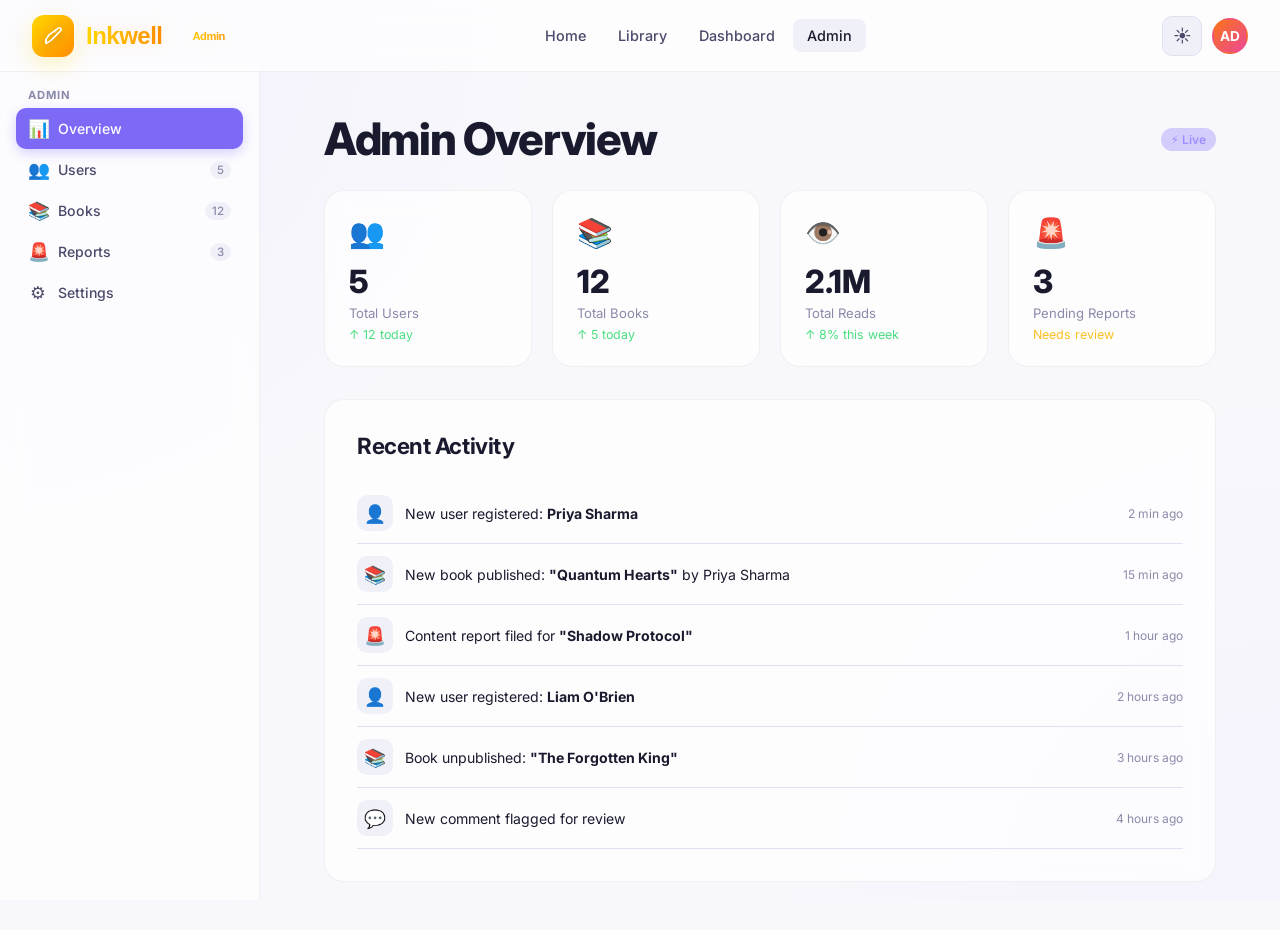
<file: admin.html>
<!DOCTYPE html>
<html lang="en" data-theme="light">

<head>
    <meta charset="UTF-8" />
    <meta name="viewport" content="width=device-width, initial-scale=1.0" />
    <title>Admin Panel — Inkwell</title>
    <link rel="stylesheet" href="css/styles.css" />
    <link href="https://fonts.googleapis.com/css2?family=Inter:wght@400;500;600;700;800&display=swap"
        rel="stylesheet" />
</head>

<body>

    <nav class="navbar">
        <a href="index.html" class="navbar-brand">
            <div class="logo-icon">
                <svg viewBox="0 0 24 24" fill="none" xmlns="http://www.w3.org/2000/svg">
                    <path d="M12.4444 6.77778C12.4444 5.79594 13.2404 5 14.2222 5C15.2041 5 16 5.79594 16 6.77778C16 7.75962 15.2041 8.55556 14.2222 8.55556C13.2404 8.55556 12.4444 7.75962 12.4444 6.77778Z" fill="white" fill-opacity="0.4"/>
                    <path fill-rule="evenodd" clip-rule="evenodd" d="M18.8889 2.11111C20.4851 2.11111 21.7778 3.40375 21.7778 5C21.7778 5.6171 21.5833 6.18873 21.2536 6.65595L10.3957 17.5138C10.1654 17.7442 9.90795 17.9407 9.62772 18.0991L4.62772 20.923C4.08405 21.2299 3.43794 20.8938 3.39414 20.2743L3.11111 16.2743C3.09038 15.9814 3.16853 15.6905 3.33614 15.4485L6.65595 10.6542C6.90378 10.2965 7.23485 10.0033 7.6186 9.80164L17.2329 2.63228C17.7214 2.30256 18.2838 2.11111 18.8889 2.11111ZM18.8889 3.88889C18.6657 3.88889 18.4552 3.96246 18.284 4.09553L8.66973 11.2649C8.52985 11.3384 8.40914 11.4452 8.31885 11.5755L5.35242 15.8601L5.5342 18.4239L8.68378 16.6455C8.7858 16.5878 8.87955 16.5161 8.96342 16.4323L19.8213 5.5744C19.944 5.41163 20.0175 5.21092 20.0175 5C20.0175 4.37701 19.5119 3.88889 18.8889 3.88889Z" fill="white"/>
                </svg>
            </div><span>Inkwell</span>
            <span class="badge" style="margin-left:8px;font-size:0.7rem">Admin</span>
        </a>
        <div class="navbar-nav">
            <a href="index.html">Home</a>
            <a href="library.html">Library</a>
            <a href="dashboard.html">Dashboard</a>
            <a href="admin.html" class="active">Admin</a>
        </div>
        <div class="navbar-actions">
            <button class="theme-toggle" id="themeToggle">🌙</button>
            <div class="avatar" style="background:var(--gradient-warm)">AD</div>
            <div class="hamburger" id="hamburger"><span></span><span></span><span></span></div>
        </div>
    </nav>

    <div class="mobile-nav-overlay" id="mobileOverlay"></div>

    <div class="app-layout">
        <aside class="sidebar" id="sidebar">
            <div class="sidebar-section">
                <div class="sidebar-label">Admin</div>
                <div class="sidebar-item active" onclick="showAdminTab('overview')"><span class="icon">📊</span>
                    Overview</div>
                <div class="sidebar-item" onclick="showAdminTab('users')"><span class="icon">👥</span> Users <span
                        class="count" id="userCountBadge">0</span></div>
                <div class="sidebar-item" onclick="showAdminTab('books')"><span class="icon">📚</span> Books <span
                        class="count" id="bookCountBadge">0</span></div>
                <div class="sidebar-item" onclick="showAdminTab('reports')"><span class="icon">🚨</span> Reports <span
                        class="count">3</span></div>
                <div class="sidebar-item" onclick="showAdminTab('settings')"><span class="icon">⚙️</span> Settings</div>
            </div>
        </aside>

        <main class="main-content">

            <!-- OVERVIEW -->
            <div id="admin-tab-overview">
                <div class="flex-between mb-3">
                    <h2>Admin Overview</h2>
                    <span class="badge">⚡ Live</span>
                </div>
                <div class="stats-grid stagger mb-3">
                    <div class="stat-card">
                        <div class="stat-icon">👥</div>
                        <div class="stat-value" id="adminTotalUsers">0</div>
                        <div class="stat-label">Total Users</div>
                        <div class="stat-change">↑ 12 today</div>
                    </div>
                    <div class="stat-card">
                        <div class="stat-icon">📚</div>
                        <div class="stat-value" id="adminTotalBooks">0</div>
                        <div class="stat-label">Total Books</div>
                        <div class="stat-change">↑ 5 today</div>
                    </div>
                    <div class="stat-card">
                        <div class="stat-icon">👁️</div>
                        <div class="stat-value">2.1M</div>
                        <div class="stat-label">Total Reads</div>
                        <div class="stat-change">↑ 8% this week</div>
                    </div>
                    <div class="stat-card">
                        <div class="stat-icon">🚨</div>
                        <div class="stat-value">3</div>
                        <div class="stat-label">Pending Reports</div>
                        <div class="stat-change" style="color:var(--warning)">Needs review</div>
                    </div>
                </div>
                <div class="card">
                    <h3 class="mb-3">Recent Activity</h3>
                    <div id="recentActivity"></div>
                </div>
            </div>

            <!-- USERS -->
            <div id="admin-tab-users" class="hidden">
                <div class="flex-between mb-3">
                    <h2>Manage Users</h2>
                    <div style="display:flex;gap:10px">
                        <input class="input" style="width:240px" placeholder="Search users..."
                            oninput="searchUsers(this.value)" />
                    </div>
                </div>
                <div class="card" style="padding:0;overflow:hidden">
                    <table class="admin-table">
                        <thead>
                            <tr>
                                <th>User</th>
                                <th>Email</th>
                                <th>Books</th>
                                <th>Joined</th>
                                <th>Status</th>
                                <th>Actions</th>
                            </tr>
                        </thead>
                        <tbody id="usersTableBody"></tbody>
                    </table>
                </div>
            </div>

            <!-- BOOKS -->
            <div id="admin-tab-books" class="hidden">
                <div class="flex-between mb-3">
                    <h2>Manage Books</h2>
                    <input class="input" style="width:240px" placeholder="Search books..."
                        oninput="searchAdminBooks(this.value)" />
                </div>
                <div class="card" style="padding:0;overflow:hidden">
                    <table class="admin-table">
                        <thead>
                            <tr>
                                <th>Book</th>
                                <th>Author</th>
                                <th>Category</th>
                                <th>Reads</th>
                                <th>Status</th>
                                <th>Actions</th>
                            </tr>
                        </thead>
                        <tbody id="booksTableBody"></tbody>
                    </table>
                </div>
            </div>

            <!-- REPORTS -->
            <div id="admin-tab-reports" class="hidden">
                <h2 class="mb-3">Content Reports</h2>
                <div id="reportsList"></div>
            </div>

            <!-- SETTINGS -->
            <div id="admin-tab-settings" class="hidden">
                <h2 class="mb-3">Platform Settings</h2>
                <div class="card mb-3">
                    <h3 class="mb-3">General</h3>
                    <div style="display:flex;flex-direction:column;gap:16px">
                        <div class="input-group"><label>Platform Name</label><input class="input" value="Inkwell" />
                        </div>
                        <div class="input-group"><label>Max Books Per User</label><input class="input" type="number"
                                value="50" /></div>
                        <div class="flex-between"><span>Allow New Registrations</span><input type="checkbox" checked />
                        </div>
                        <div class="flex-between"><span>Require Email Verification</span><input type="checkbox"
                                checked /></div>
                    </div>
                </div>
                <div class="card">
                    <h3 class="mb-3">Content Moderation</h3>
                    <div style="display:flex;flex-direction:column;gap:16px">
                        <div class="flex-between"><span>Auto-flag inappropriate content</span><input type="checkbox"
                                checked /></div>
                        <div class="flex-between"><span>Require approval for new books</span><input type="checkbox" />
                        </div>
                        <button class="btn btn-primary mt-2">Save Settings</button>
                    </div>
                </div>
            </div>

        </main>
    </div>

    <!-- CONFIRM ACTION MODAL -->
    <div class="modal-overlay" id="confirmModal">
        <div class="modal" style="max-width:400px">
            <div class="modal-header">
                <h3 id="confirmTitle">Confirm Action</h3>
                <button class="modal-close" onclick="closeModal('confirmModal')">✕</button>
            </div>
            <p id="confirmMessage" class="mb-3"></p>
            <div style="display:flex;gap:10px">
                <button class="btn btn-danger" style="flex:1;justify-content:center" id="confirmBtn">Confirm</button>
                <button class="btn btn-secondary" style="flex:1;justify-content:center"
                    onclick="closeModal('confirmModal')">Cancel</button>
            </div>
        </div>
    </div>

    <!-- ADMIN LOGIN OVERLAY -->
    <div class="modal-overlay" id="adminLoginOverlay" style="display:flex; flex-direction:column; justify-content:center; align-items:center; background:var(--bg); z-index:99999;">
        <div class="modal" style="text-align:center; width:100%; max-width:400px; padding:40px 30px;">
            <div style="font-size:3.5rem; margin-bottom:15px;">🛡️</div>
            <h2 style="margin-bottom:8px;">Admin Access</h2>
            <p style="color:var(--text-muted); font-size:0.9rem; margin-bottom:24px;">Please enter the password to access the admin portal.</p>
            <div style="text-align:left; margin-bottom:20px;">
                <label style="display:block; margin-bottom:8px; font-weight:600; font-size:0.85rem; color:var(--text)">Password</label>
                <input class="input" type="password" id="adminPasswordInput" placeholder="Enter password (e.g. admin123)..." style="width:100%;" onkeyup="if(event.key === 'Enter') checkAdminPassword()" />
                <div id="adminLoginError" style="color:#ef4444; font-size:0.8rem; margin-top:8px; display:none;">Incorrect password. Access denied.</div>
            </div>
            <button class="btn btn-primary" style="width:100%; justify-content:center; padding:12px; margin-bottom:12px;" onclick="checkAdminPassword()">Authenticate</button>
            <button class="btn btn-ghost" style="width:100%; justify-content:center; padding:12px;" onclick="window.location.href='index.html'">Return to Homepage</button>
        </div>
    </div>

    <div class="toast-container" id="toastContainer"></div>
    <script src="js/app.js"></script>
    <script src="js/admin.js"></script>
</body>

</html>
</file>
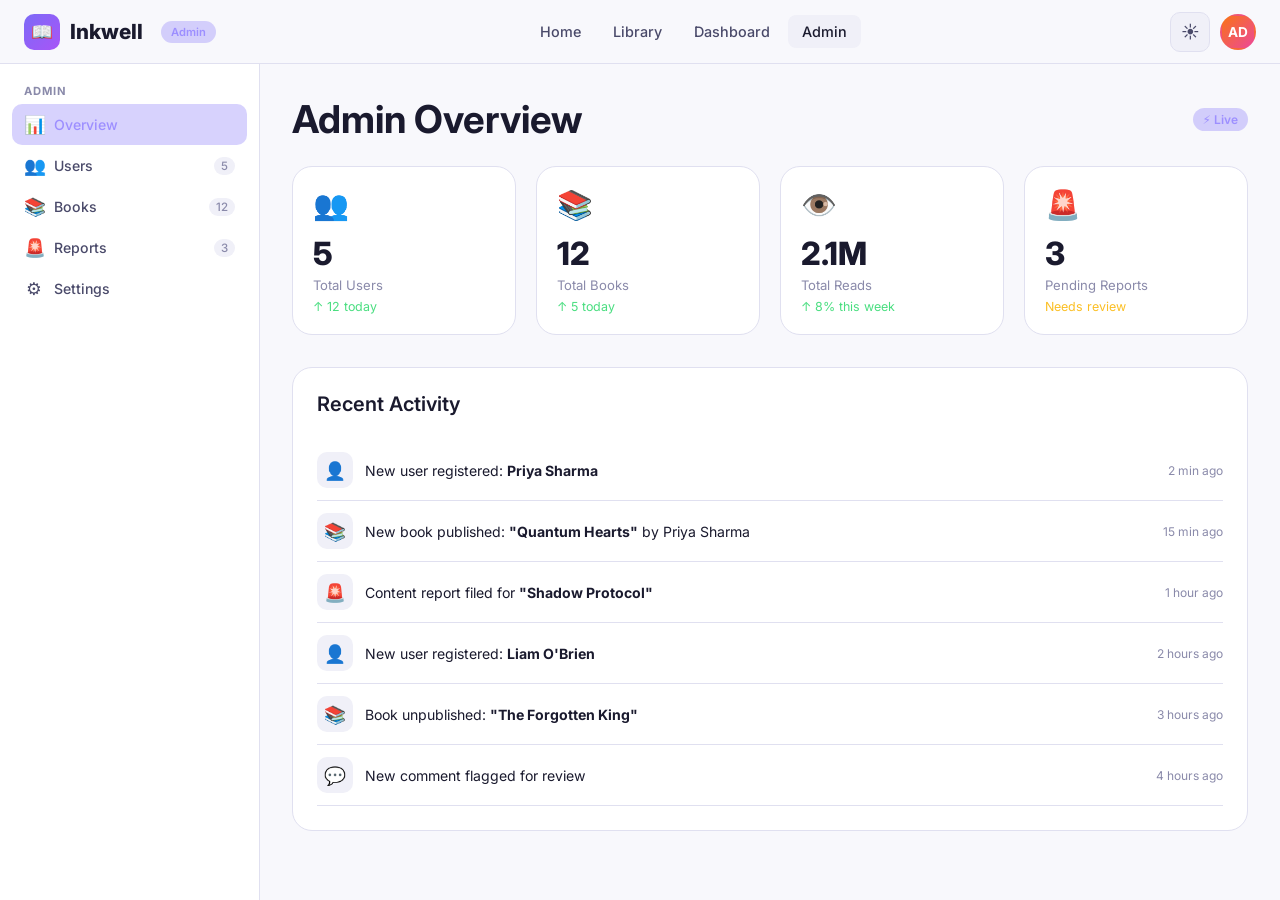
<file: book/book-platform/admin.html>
<!DOCTYPE html>
<html lang="en" data-theme="light">

<head>
    <meta charset="UTF-8" />
    <meta name="viewport" content="width=device-width, initial-scale=1.0" />
    <title>Admin Panel — Inkwell</title>
    <link rel="stylesheet" href="css/styles.css" />
    <link href="https://fonts.googleapis.com/css2?family=Inter:wght@400;500;600;700;800&display=swap"
        rel="stylesheet" />
</head>

<body>

    <nav class="navbar">
        <a href="index.html" class="navbar-brand">
            <div class="logo-icon">📖</div><span>Inkwell</span>
            <span class="badge" style="margin-left:8px;font-size:0.7rem">Admin</span>
        </a>
        <div class="navbar-nav">
            <a href="index.html">Home</a>
            <a href="library.html">Library</a>
            <a href="dashboard.html">Dashboard</a>
            <a href="admin.html" class="active">Admin</a>
        </div>
        <div class="navbar-actions">
            <button class="theme-toggle" id="themeToggle">🌙</button>
            <div class="avatar" style="background:var(--gradient-warm)">AD</div>
            <div class="hamburger" id="hamburger"><span></span><span></span><span></span></div>
        </div>
    </nav>

    <div class="mobile-nav-overlay" id="mobileOverlay"></div>

    <div class="app-layout">
        <aside class="sidebar" id="sidebar">
            <div class="sidebar-section">
                <div class="sidebar-label">Admin</div>
                <div class="sidebar-item active" onclick="showAdminTab('overview')"><span class="icon">📊</span>
                    Overview</div>
                <div class="sidebar-item" onclick="showAdminTab('users')"><span class="icon">👥</span> Users <span
                        class="count" id="userCountBadge">0</span></div>
                <div class="sidebar-item" onclick="showAdminTab('books')"><span class="icon">📚</span> Books <span
                        class="count" id="bookCountBadge">0</span></div>
                <div class="sidebar-item" onclick="showAdminTab('reports')"><span class="icon">🚨</span> Reports <span
                        class="count">3</span></div>
                <div class="sidebar-item" onclick="showAdminTab('settings')"><span class="icon">⚙️</span> Settings</div>
            </div>
        </aside>

        <main class="main-content">

            <!-- OVERVIEW -->
            <div id="admin-tab-overview">
                <div class="flex-between mb-3">
                    <h2>Admin Overview</h2>
                    <span class="badge">⚡ Live</span>
                </div>
                <div class="stats-grid stagger mb-3">
                    <div class="stat-card">
                        <div class="stat-icon">👥</div>
                        <div class="stat-value" id="adminTotalUsers">0</div>
                        <div class="stat-label">Total Users</div>
                        <div class="stat-change">↑ 12 today</div>
                    </div>
                    <div class="stat-card">
                        <div class="stat-icon">📚</div>
                        <div class="stat-value" id="adminTotalBooks">0</div>
                        <div class="stat-label">Total Books</div>
                        <div class="stat-change">↑ 5 today</div>
                    </div>
                    <div class="stat-card">
                        <div class="stat-icon">👁️</div>
                        <div class="stat-value">2.1M</div>
                        <div class="stat-label">Total Reads</div>
                        <div class="stat-change">↑ 8% this week</div>
                    </div>
                    <div class="stat-card">
                        <div class="stat-icon">🚨</div>
                        <div class="stat-value">3</div>
                        <div class="stat-label">Pending Reports</div>
                        <div class="stat-change" style="color:var(--warning)">Needs review</div>
                    </div>
                </div>
                <div class="card">
                    <h3 class="mb-3">Recent Activity</h3>
                    <div id="recentActivity"></div>
                </div>
            </div>

            <!-- USERS -->
            <div id="admin-tab-users" class="hidden">
                <div class="flex-between mb-3">
                    <h2>Manage Users</h2>
                    <div style="display:flex;gap:10px">
                        <input class="input" style="width:240px" placeholder="Search users..."
                            oninput="searchUsers(this.value)" />
                    </div>
                </div>
                <div class="card" style="padding:0;overflow:hidden">
                    <table class="admin-table">
                        <thead>
                            <tr>
                                <th>User</th>
                                <th>Email</th>
                                <th>Books</th>
                                <th>Joined</th>
                                <th>Status</th>
                                <th>Actions</th>
                            </tr>
                        </thead>
                        <tbody id="usersTableBody"></tbody>
                    </table>
                </div>
            </div>

            <!-- BOOKS -->
            <div id="admin-tab-books" class="hidden">
                <div class="flex-between mb-3">
                    <h2>Manage Books</h2>
                    <input class="input" style="width:240px" placeholder="Search books..."
                        oninput="searchAdminBooks(this.value)" />
                </div>
                <div class="card" style="padding:0;overflow:hidden">
                    <table class="admin-table">
                        <thead>
                            <tr>
                                <th>Book</th>
                                <th>Author</th>
                                <th>Category</th>
                                <th>Reads</th>
                                <th>Status</th>
                                <th>Actions</th>
                            </tr>
                        </thead>
                        <tbody id="booksTableBody"></tbody>
                    </table>
                </div>
            </div>

            <!-- REPORTS -->
            <div id="admin-tab-reports" class="hidden">
                <h2 class="mb-3">Content Reports</h2>
                <div id="reportsList"></div>
            </div>

            <!-- SETTINGS -->
            <div id="admin-tab-settings" class="hidden">
                <h2 class="mb-3">Platform Settings</h2>
                <div class="card mb-3">
                    <h3 class="mb-3">General</h3>
                    <div style="display:flex;flex-direction:column;gap:16px">
                        <div class="input-group"><label>Platform Name</label><input class="input" value="Inkwell" />
                        </div>
                        <div class="input-group"><label>Max Books Per User</label><input class="input" type="number"
                                value="50" /></div>
                        <div class="flex-between"><span>Allow New Registrations</span><input type="checkbox" checked />
                        </div>
                        <div class="flex-between"><span>Require Email Verification</span><input type="checkbox"
                                checked /></div>
                    </div>
                </div>
                <div class="card">
                    <h3 class="mb-3">Content Moderation</h3>
                    <div style="display:flex;flex-direction:column;gap:16px">
                        <div class="flex-between"><span>Auto-flag inappropriate content</span><input type="checkbox"
                                checked /></div>
                        <div class="flex-between"><span>Require approval for new books</span><input type="checkbox" />
                        </div>
                        <button class="btn btn-primary mt-2">Save Settings</button>
                    </div>
                </div>
            </div>

        </main>
    </div>

    <!-- CONFIRM ACTION MODAL -->
    <div class="modal-overlay" id="confirmModal">
        <div class="modal" style="max-width:400px">
            <div class="modal-header">
                <h3 id="confirmTitle">Confirm Action</h3>
                <button class="modal-close" onclick="closeModal('confirmModal')">✕</button>
            </div>
            <p id="confirmMessage" class="mb-3"></p>
            <div style="display:flex;gap:10px">
                <button class="btn btn-danger" style="flex:1;justify-content:center" id="confirmBtn">Confirm</button>
                <button class="btn btn-secondary" style="flex:1;justify-content:center"
                    onclick="closeModal('confirmModal')">Cancel</button>
            </div>
        </div>
    </div>

    <!-- ADMIN LOGIN OVERLAY -->
    <div class="modal-overlay" id="adminLoginOverlay" style="display:flex; flex-direction:column; justify-content:center; align-items:center; background:var(--bg); z-index:99999;">
        <div class="modal" style="text-align:center; width:100%; max-width:400px; padding:40px 30px;">
            <div style="font-size:3.5rem; margin-bottom:15px;">🛡️</div>
            <h2 style="margin-bottom:8px;">Admin Access</h2>
            <p style="color:var(--text-muted); font-size:0.9rem; margin-bottom:24px;">Please enter the password to access the admin portal.</p>
            <div style="text-align:left; margin-bottom:20px;">
                <label style="display:block; margin-bottom:8px; font-weight:600; font-size:0.85rem; color:var(--text)">Password</label>
                <input class="input" type="password" id="adminPasswordInput" placeholder="Enter password (e.g. admin123)..." style="width:100%;" onkeyup="if(event.key === 'Enter') checkAdminPassword()" />
                <div id="adminLoginError" style="color:#ef4444; font-size:0.8rem; margin-top:8px; display:none;">Incorrect password. Access denied.</div>
            </div>
            <button class="btn btn-primary" style="width:100%; justify-content:center; padding:12px; margin-bottom:12px;" onclick="checkAdminPassword()">Authenticate</button>
            <button class="btn btn-ghost" style="width:100%; justify-content:center; padding:12px;" onclick="window.location.href='index.html'">Return to Homepage</button>
        </div>
    </div>

    <div class="toast-container" id="toastContainer"></div>
    <script src="js/app.js"></script>
    <script src="js/admin.js"></script>
</body>

</html>
</file>
<file: css/styles.css>
/* ===== CSS VARIABLES & RESET ===== */
:root {
    --bg-primary: #0f0f13;
    --bg-secondary: #1a1a24;
    --bg-card: #1e1e2e;
    --bg-hover: #252535;
    --accent: #7c6af7;
    --accent-light: #9d8fff;
    --accent-glow: rgba(124, 106, 247, 0.3);
    --text-primary: #e8e8f0;
    --text-secondary: #9090a8;
    --text-muted: #5a5a72;
    --border: #2a2a3e;
    --border-light: #3a3a52;
    --success: #4ade80;
    --warning: #fbbf24;
    --danger: #f87171;
    --gradient: linear-gradient(135deg, #7c6af7, #a855f7);
    --gradient-warm: linear-gradient(135deg, #f97316, #ec4899);
    --shadow: 0 4px 24px rgba(0, 0, 0, 0.4);
    --shadow-glow: 0 0 30px rgba(124, 106, 247, 0.2);
    --radius: 12px;
    --radius-lg: 20px;
    --transition: all 0.4s cubic-bezier(0.4, 0, 0.2, 1);
    --font: 'Inter', system-ui, -apple-system, sans-serif;
    --font-serif: 'Georgia', 'Times New Roman', serif;
    --sidebar-width: 260px;
    
    /* Premium Tokens */
    --glass-bg: rgba(255, 255, 255, 0.03);
    --glass-border: rgba(255, 255, 255, 0.08);
    --glass-blur: 12px;
    --mesh-1: rgba(124, 106, 247, 0.15);
    --mesh-2: rgba(168, 85, 247, 0.1);
}

[data-theme="light"] {
    --bg-primary: #f8f8fc;
    --bg-secondary: #ffffff;
    --bg-card: #ffffff;
    --bg-hover: #f0f0f8;
    --text-primary: #1a1a2e;
    --text-secondary: #4a4a6a;
    --text-muted: #8a8aaa;
    --border: #e0e0f0;
    --border-light: #d0d0e8;
    --shadow: 0 4px 24px rgba(0, 0, 0, 0.08);
    --shadow-glow: 0 0 30px rgba(124, 106, 247, 0.1);
    
    --glass-bg: rgba(255, 255, 255, 0.7);
    --glass-border: rgba(0, 0, 0, 0.05);
    --mesh-1: rgba(124, 106, 247, 0.05);
    --mesh-2: rgba(168, 85, 247, 0.03);
}

*,
*::before,
*::after {
    box-sizing: border-box;
    margin: 0;
    padding: 0;
}

html {
    scroll-behavior: smooth;
}

body {
    font-family: var(--font);
    background: var(--bg-primary);
    background-image: 
        radial-gradient(circle at 0% 0%, var(--mesh-1), transparent 40%),
        radial-gradient(circle at 100% 100%, var(--mesh-2), transparent 40%);
    background-attachment: fixed;
    color: var(--text-primary);
    transition: var(--transition);
    min-height: 100vh;
    overflow-x: hidden;
    -webkit-font-smoothing: antialiased;
}

a {
    text-decoration: none;
    color: inherit;
}

ul {
    list-style: none;
}

img {
    max-width: 100%;
}

button {
    cursor: pointer;
    border: none;
    outline: none;
    font-family: var(--font);
}

input,
textarea,
select {
    font-family: var(--font);
    outline: none;
}

/* ===== SCROLLBAR ===== */
::-webkit-scrollbar {
    width: 6px;
}

::-webkit-scrollbar-track {
    background: var(--bg-primary);
}

::-webkit-scrollbar-thumb {
    background: var(--border-light);
    border-radius: 3px;
}

::-webkit-scrollbar-thumb:hover {
    background: var(--accent);
}

/* ===== TYPOGRAPHY ===== */
h1 {
    font-size: clamp(2.5rem, 6vw, 4rem);
    font-weight: 850;
    line-height: 1.05;
    letter-spacing: -0.04em;
    color: var(--text-primary);
}

h2 {
    font-size: clamp(1.8rem, 4vw, 2.8rem);
    font-weight: 800;
    letter-spacing: -0.03em;
}

h3 {
    font-size: 1.4rem;
    font-weight: 700;
    letter-spacing: -0.02em;
}

h4 {
    font-size: 1.1rem;
    font-weight: 650;
}

p {
    line-height: 1.7;
    color: var(--text-secondary);
}

/* ===== UTILITY CLASSES ===== */
.container {
    max-width: 1200px;
    margin: 0 auto;
    padding: 0 24px;
}

.flex {
    display: flex;
}

.flex-center {
    display: flex;
    align-items: center;
    justify-content: center;
}

.flex-between {
    display: flex;
    align-items: center;
    justify-content: space-between;
}

.grid {
    display: grid;
}

.gap-1 {
    gap: 8px;
}

.gap-2 {
    gap: 16px;
}

.gap-3 {
    gap: 24px;
}

.gap-4 {
    gap: 32px;
}

.mt-1 {
    margin-top: 8px;
}

.mt-2 {
    margin-top: 16px;
}

.mt-3 {
    margin-top: 24px;
}

.mb-1 {
    margin-bottom: 8px;
}

.mb-2 {
    margin-bottom: 16px;
}

.mb-3 {
    margin-bottom: 24px;
}

.text-accent {
    color: var(--accent);
}

.text-muted {
    color: var(--text-muted);
}

.text-center {
    text-align: center;
}

.hidden {
    display: none !important;
}

.badge {
    display: inline-flex;
    align-items: center;
    gap: 4px;
    padding: 4px 10px;
    border-radius: 20px;
    font-size: 0.75rem;
    font-weight: 600;
    background: var(--accent-glow);
    color: var(--accent-light);
}

/* ===== BUTTONS ===== */
.btn {
    display: inline-flex;
    align-items: center;
    justify-content: center;
    gap: 10px;
    padding: 12px 24px;
    border-radius: var(--radius);
    font-size: 0.92rem;
    font-weight: 700;
    transition: var(--transition), transform 0.2s cubic-bezier(0.34, 1.56, 0.64, 1);
    white-space: nowrap;
    user-select: none;
}

.btn:active {
    transform: scale(0.96);
}

.btn-primary {
    background: var(--gradient);
    color: #fff;
    box-shadow: 0 4px 15px var(--accent-glow);
    position: relative;
    overflow: hidden;
}

.btn-primary:hover {
    transform: translateY(-3px);
    box-shadow: 0 12px 28px var(--accent-glow);
}

.btn-primary::after {
    content: '';
    position: absolute;
    top: -50%;
    left: -100%;
    width: 30%;
    height: 200%;
    background: linear-gradient(to right, transparent, rgba(255, 255, 255, 0.4), transparent);
    transform: rotate(25deg);
    transition: 0.8s cubic-bezier(0.19, 1, 0.22, 1);
}

.btn-primary:hover::after {
    left: 150%;
}

.btn-secondary {
    background: var(--glass-bg);
    backdrop-filter: blur(var(--glass-blur));
    color: var(--text-primary);
    border: 1px solid var(--glass-border);
}

.btn-secondary:hover {
    background: var(--bg-hover);
    border-color: var(--accent);
}

.btn-ghost {
    background: transparent;
    color: var(--text-secondary);
}

.btn-ghost:hover {
    color: var(--text-primary);
    background: var(--bg-hover);
}

.btn-danger {
    background: rgba(248, 113, 113, 0.15);
    color: var(--danger);
    border: 1px solid rgba(248, 113, 113, 0.3);
}

.btn-danger:hover {
    background: rgba(248, 113, 113, 0.25);
}

.btn-sm {
    padding: 6px 14px;
    font-size: 0.8rem;
}

.btn-lg {
    padding: 14px 28px;
    font-size: 1rem;
    border-radius: var(--radius-lg);
}

.btn-icon {
    padding: 8px;
    border-radius: 8px;
    background: var(--bg-hover);
    color: var(--text-secondary);
}

.btn-icon:hover {
    color: var(--accent);
    background: var(--accent-glow);
}

/* ===== CARDS ===== */
.card {
    background: var(--glass-bg);
    backdrop-filter: blur(var(--glass-blur));
    border: 1px solid var(--glass-border);
    border-radius: var(--radius-lg);
    padding: 32px;
    transition: var(--transition);
}

.card:hover {
    border-color: var(--accent);
    box-shadow: 0 12px 30px rgba(0, 0, 0, 0.15);
}

.card-glow:hover {
    box-shadow: var(--shadow-glow);
    border-color: var(--accent);
}

/* ===== INPUTS ===== */
.input-group {
    display: flex;
    flex-direction: column;
    gap: 6px;
}

.input-group label {
    font-size: 0.85rem;
    font-weight: 600;
    color: var(--text-secondary);
}

.input {
    background: var(--bg-secondary);
    border: 1px solid var(--border);
    border-radius: var(--radius);
    padding: 10px 14px;
    color: var(--text-primary);
    font-size: 0.9rem;
    transition: var(--transition);
    width: 100%;
}

.input:focus {
    border-color: var(--accent);
    box-shadow: 0 0 0 3px var(--accent-glow);
}

.input::placeholder {
    color: var(--text-muted);
}

textarea.input {
    resize: vertical;
    min-height: 100px;
}

/* ===== MODAL ===== */
.modal-overlay {
    position: fixed;
    inset: 0;
    background: rgba(0, 0, 0, 0.7);
    backdrop-filter: blur(8px);
    z-index: 1000;
    display: flex;
    align-items: center;
    justify-content: center;
    opacity: 0;
    pointer-events: none;
    transition: var(--transition);
}

.modal-overlay.active {
    opacity: 1;
    pointer-events: auto;
}

.modal {
    background: var(--bg-card);
    border: 1px solid var(--border-light);
    border-radius: var(--radius-lg);
    padding: 32px;
    width: 90%;
    max-width: 480px;
    transform: scale(0.9) translateY(20px);
    transition: var(--transition);
    box-shadow: var(--shadow);
}

.modal-overlay.active .modal {
    transform: scale(1) translateY(0);
}

.modal-header {
    display: flex;
    align-items: center;
    justify-content: space-between;
    margin-bottom: 24px;
}

.modal-close {
    background: var(--bg-hover);
    border: none;
    color: var(--text-secondary);
    width: 32px;
    height: 32px;
    border-radius: 8px;
    font-size: 1.2rem;
    cursor: pointer;
    display: flex;
    align-items: center;
    justify-content: center;
}

.modal-close:hover {
    color: var(--danger);
}

/* ===== NAVBAR ===== */
.navbar {
    position: fixed;
    top: 0;
    left: 0;
    right: 0;
    z-index: 1000;
    background: var(--glass-bg);
    backdrop-filter: blur(var(--glass-blur));
    border-bottom: 1px solid var(--glass-border);
    padding: 0 32px;
    height: 72px;
    display: flex;
    align-items: center;
    justify-content: space-between;
    transition: var(--transition);
}

/* [data-theme="light"] .navbar style removed as it now uses variables */

.navbar-brand {
    display: flex;
    align-items: center;
    gap: 12px;
    font-size: 1.5rem;
    font-weight: 900;
    font-family: 'Outfit', sans-serif;
    letter-spacing: -0.5px;
    color: var(--text-primary);
    text-decoration: none;
    transition: var(--transition);
}

.navbar-brand:hover {
    transform: scale(1.05);
    filter: brightness(1.1);
}

.navbar-brand .logo-icon {
    width: 42px;
    height: 42px;
    background: linear-gradient(135deg, #FFD700 0%, #FF8C00 100%);
    border-radius: 12px;
    display: flex;
    align-items: center;
    justify-content: center;
    box-shadow: 0 8px 24px rgba(255, 215, 0, 0.25);
    position: relative;
    overflow: hidden;
}

.navbar-brand .logo-icon svg {
    width: 22px;
    height: 22px;
    fill: white;
    filter: drop-shadow(0 2px 4px rgba(0,0,0,0.2));
    z-index: 2;
}

.navbar-brand .logo-icon::after {
    content: '';
    position: absolute;
    width: 100%;
    height: 100%;
    background: linear-gradient(45deg, transparent, rgba(255,255,255,0.2), transparent);
    top: 0;
    left: -100%;
    transition: 0.6s;
}

.navbar-brand:hover .logo-icon::after {
    left: 100%;
}

.navbar-brand span {
    font-family: 'Outfit', sans-serif;
    background: linear-gradient(90deg, #FFD700, #FF8C00);
    -webkit-background-clip: text;
    -webkit-text-fill-color: transparent;
    filter: drop-shadow(0 0 10px rgba(255, 140, 0, 0.15));
}

.navbar-nav {
    display: flex;
    align-items: center;
    gap: 4px;
}

.navbar-nav a {
    padding: 8px 14px;
    border-radius: 8px;
    font-size: 0.9rem;
    font-weight: 500;
    color: var(--text-secondary);
    transition: var(--transition);
}

.navbar-nav a:hover,
.navbar-nav a.active {
    color: var(--text-primary);
    background: var(--bg-hover);
}

.navbar-actions {
    display: flex;
    align-items: center;
    gap: 10px;
}

.theme-toggle {
    width: 40px;
    height: 40px;
    border-radius: 10px;
    background: var(--bg-hover);
    border: 1px solid var(--border);
    color: var(--text-secondary);
    font-size: 1.1rem;
    display: flex;
    align-items: center;
    justify-content: center;
    cursor: pointer;
    transition: var(--transition);
}

.theme-toggle:hover {
    color: var(--accent);
    border-color: var(--accent);
}

.avatar {
    width: 36px;
    height: 36px;
    border-radius: 50%;
    background: var(--gradient);
    display: flex;
    align-items: center;
    justify-content: center;
    font-weight: 700;
    font-size: 0.85rem;
    color: #fff;
    cursor: pointer;
    border: 2px solid transparent;
    transition: var(--transition);
}

.avatar:hover {
    border-color: var(--accent);
}

.hamburger {
    display: none;
    flex-direction: column;
    gap: 5px;
    cursor: pointer;
    padding: 8px;
}

.hamburger span {
    width: 22px;
    height: 2px;
    background: var(--text-primary);
    border-radius: 2px;
    transition: var(--transition);
}

/* ===== HERO SECTION ===== */
.hero {
    min-height: 100vh;
    display: flex;
    align-items: center;
    padding: 100px 24px 60px;
    position: relative;
    overflow: hidden;
}

.hero-bg {
    position: absolute;
    inset: 0;
    z-index: 0;
    background: radial-gradient(ellipse 80% 60% at 50% -10%, rgba(124, 106, 247, 0.15), transparent),
        radial-gradient(ellipse 60% 40% at 80% 80%, rgba(168, 85, 247, 0.1), transparent);
}

.hero-grid {
    position: absolute;
    inset: 0;
    z-index: 0;
    background-image: linear-gradient(var(--border) 1px, transparent 1px),
        linear-gradient(90deg, var(--border) 1px, transparent 1px);
    background-size: 60px 60px;
    opacity: 0.3;
}

.hero-content {
    position: relative;
    z-index: 1;
    max-width: 700px;
}

.hero-badge {
    display: inline-flex;
    align-items: center;
    gap: 8px;
    background: var(--accent-glow);
    border: 1px solid rgba(124, 106, 247, 0.4);
    color: var(--accent-light);
    padding: 6px 16px;
    border-radius: 20px;
    font-size: 0.8rem;
    font-weight: 600;
    margin-bottom: 24px;
}

.hero h1 {
    margin-bottom: 20px;
}

.hero h1 span {
    background: var(--gradient);
    -webkit-background-clip: text;
    -webkit-text-fill-color: transparent;
    background-clip: text;
}

.hero p {
    font-size: 1.1rem;
    margin-bottom: 36px;
    max-width: 560px;
}

.hero-actions {
    display: flex;
    gap: 14px;
    flex-wrap: wrap;
}

.hero-stats {
    display: flex;
    gap: 32px;
    margin-top: 48px;
    flex-wrap: wrap;
}

.hero-stat {
    display: flex;
    flex-direction: column;
}

.hero-stat .num {
    font-size: 1.8rem;
    font-weight: 800;
    color: var(--text-primary);
}

.hero-stat .label {
    font-size: 0.8rem;
    color: var(--text-muted);
}

.hero-visual {
    position: absolute;
    right: 5%;
    top: 50%;
    transform: translateY(-50%);
    z-index: 1;
    display: grid;
    grid-template-columns: 1fr 1fr;
    gap: 16px;
    width: 380px;
}

.hero-book-card {
    background: var(--bg-card);
    border: 1px solid var(--border);
    border-radius: var(--radius);
    padding: 16px;
    transition: var(--transition);
    animation: float 4s ease-in-out infinite;
}

.hero-book-card:nth-child(2) {
    animation-delay: 1s;
    margin-top: 24px;
}

.hero-book-card:nth-child(3) {
    animation-delay: 0.5s;
}

.hero-book-card:nth-child(4) {
    animation-delay: 1.5s;
    margin-top: 24px;
}

.hero-book-card:hover {
    border-color: var(--accent);
    transform: translateY(-4px);
}

.book-cover-mini {
    width: 100%;
    aspect-ratio: 3/4;
    border-radius: 8px;
    margin-bottom: 10px;
    display: flex;
    align-items: center;
    justify-content: center;
    font-size: 2rem;
}

@keyframes float {

    0%,
    100% {
        transform: translateY(0);
    }

    50% {
        transform: translateY(-8px);
    }
}

/* ===== SECTIONS ===== */
.section {
    padding: 80px 0;
}

.section-header {
    text-align: center;
    margin-bottom: 48px;
}

.section-header p {
    max-width: 560px;
    margin: 12px auto 0;
    font-size: 1rem;
}

/* ===== BOOK GRID ===== */
.books-grid {
    display: grid;
    grid-template-columns: repeat(auto-fill, minmax(200px, 1fr));
    gap: 24px;
}

.book-card {
    background: var(--glass-bg);
    backdrop-filter: blur(var(--glass-blur));
    border: 1px solid var(--glass-border);
    border-radius: var(--radius-lg);
    overflow: hidden;
    transition: var(--transition);
    cursor: pointer;
}

.book-card:hover {
    transform: translateY(-10px) scale(1.02);
    box-shadow: 0 20px 40px rgba(0, 0, 0, 0.3), var(--shadow-glow);
    border-color: var(--accent);
}

.book-cover::after {
    content: '';
    position: absolute;
    inset: 0;
    background: linear-gradient(to top, rgba(0,0,0,0.4), transparent);
    opacity: 0;
    transition: var(--transition);
}

.book-card:hover .book-cover::after {
    opacity: 1;
}

.book-cover {
    width: 100%;
    aspect-ratio: 3/4;
    display: flex;
    align-items: center;
    justify-content: center;
    font-size: 3rem;
    position: relative;
    overflow: hidden;
}

.book-cover img {
    width: 100%;
    height: 100%;
    object-fit: cover;
}

.book-info {
    padding: 14px;
}

.book-title {
    font-size: 0.9rem;
    font-weight: 700;
    margin-bottom: 4px;
    color: var(--text-primary);
    white-space: nowrap;
    overflow: hidden;
    text-overflow: ellipsis;
}

.book-author {
    font-size: 0.78rem;
    color: var(--text-muted);
    margin-bottom: 8px;
}

.book-meta {
    display: flex;
    align-items: center;
    justify-content: space-between;
}

.book-rating {
    display: flex;
    align-items: center;
    gap: 4px;
    font-size: 0.78rem;
    color: var(--warning);
}

.book-reads {
    font-size: 0.75rem;
    color: var(--text-muted);
}

.book-category {
    position: absolute;
    top: 10px;
    left: 10px;
    background: rgba(0, 0, 0, 0.6);
    backdrop-filter: blur(4px);
    color: #fff;
    padding: 3px 8px;
    border-radius: 6px;
    font-size: 0.7rem;
    font-weight: 600;
}

/* ===== FEATURES SECTION ===== */
.features-grid {
    display: grid;
    grid-template-columns: repeat(auto-fit, minmax(280px, 1fr));
    gap: 24px;
}

.feature-card {
    background: var(--bg-card);
    border: 1px solid var(--border);
    border-radius: var(--radius-lg);
    padding: 28px;
    transition: var(--transition);
}

.feature-card:hover {
    border-color: var(--accent);
    box-shadow: var(--shadow-glow);
    transform: translateY(-4px);
}

.feature-icon {
    width: 52px;
    height: 52px;
    border-radius: var(--radius);
    background: var(--accent-glow);
    display: flex;
    align-items: center;
    justify-content: center;
    font-size: 1.5rem;
    margin-bottom: 16px;
}

.feature-card h3 {
    margin-bottom: 8px;
}

/* ===== SIDEBAR LAYOUT ===== */
.app-layout {
    display: flex;
    min-height: 100vh;
    padding-top: 64px;
}

.sidebar {
    width: var(--sidebar-width);
    background: var(--glass-bg);
    backdrop-filter: blur(var(--glass-blur));
    border-right: 1px solid var(--glass-border);
    position: fixed;
    top: 64px;
    left: 0;
    bottom: 0;
    overflow-y: auto;
    padding: 24px 16px;
    transition: var(--transition);
    z-index: 50;
}

.sidebar-section {
    margin-bottom: 24px;
}

.sidebar-label {
    font-size: 0.7rem;
    font-weight: 700;
    text-transform: uppercase;
    letter-spacing: 1px;
    color: var(--text-muted);
    padding: 0 12px;
    margin-bottom: 6px;
}

.sidebar-item {
    display: flex;
    align-items: center;
    gap: 10px;
    padding: 10px 12px;
    border-radius: 10px;
    color: var(--text-secondary);
    font-size: 0.88rem;
    font-weight: 500;
    transition: var(--transition);
    cursor: pointer;
}

.sidebar-item:hover {
    background: var(--bg-hover);
    color: var(--text-primary);
    transform: translateX(4px);
}

.sidebar-item.active {
    background: var(--accent);
    color: #fff;
    box-shadow: 0 4px 12px var(--accent-glow);
}

.sidebar-item .icon {
    font-size: 1.1rem;
    width: 20px;
    text-align: center;
}

.sidebar-item .count {
    margin-left: auto;
    background: var(--bg-hover);
    color: var(--text-muted);
    padding: 2px 7px;
    border-radius: 10px;
    font-size: 0.72rem;
}

.main-content {
    margin-left: var(--sidebar-width);
    flex: 1;
    padding: 48px 64px;
    min-width: 0;
    max-width: 1600px;
    margin-right: auto;
}

/* ===== DASHBOARD ===== */
.stats-grid {
    display: grid;
    grid-template-columns: repeat(auto-fit, minmax(200px, 1fr));
    gap: 20px;
    margin-bottom: 32px;
}

.stat-card {
    background: var(--glass-bg);
    backdrop-filter: blur(var(--glass-blur));
    border: 1px solid var(--glass-border);
    border-radius: var(--radius-lg);
    padding: 24px;
    transition: var(--transition);
    position: relative;
    overflow: hidden;
}

.stat-card::after {
    content: '';
    position: absolute;
    top: 0;
    left: 0;
    right: 0;
    height: 3px;
    background: var(--gradient);
    opacity: 0;
    transition: var(--transition);
}

.stat-card:hover {
    transform: translateY(-5px);
    border-color: var(--accent);
    box-shadow: var(--shadow-glow);
}

.stat-card:hover::after {
    opacity: 1;
}

.stat-card .stat-icon {
    font-size: 1.8rem;
    margin-bottom: 12px;
}

.stat-card .stat-value {
    font-size: 2rem;
    font-weight: 800;
    color: var(--text-primary);
}

.stat-card .stat-label {
    font-size: 0.82rem;
    color: var(--text-muted);
    margin-top: 4px;
}

.stat-card .stat-change {
    font-size: 0.78rem;
    color: var(--success);
    margin-top: 6px;
}

/* ===== EDITOR ===== */
.editor-layout {
    display: flex;
    height: 100vh;
    padding-top: 64px;
}



.editor-sidebar-header {
    padding: 16px;
    border-bottom: 1px solid var(--border);
}

.chapter-list {
    flex: 1;
    overflow-y: auto;
    padding: 8px;
}

.chapter-item {
    display: flex;
    align-items: center;
    gap: 10px;
    padding: 10px 12px;
    border-radius: 10px;
    cursor: pointer;
    transition: var(--transition);
    color: var(--text-secondary);
    font-size: 0.88rem;
}

.chapter-item:hover {
    background: var(--bg-hover);
    color: var(--text-primary);
}

.chapter-item.active {
    background: var(--accent-glow);
    color: var(--accent-light);
}

.chapter-item .drag-handle {
    color: var(--text-muted);
    cursor: grab;
}

.chapter-item .chapter-num {
    font-size: 0.72rem;
    color: var(--text-muted);
}

.editor-main {
    flex: 1;
    display: flex;
    flex-direction: column;
    overflow: hidden;
}

/* ===== RIBBON TOOLBAR (MS Word Style) ===== */
.ribbon-tabs-container {
    display: flex;
    justify-content: space-between;
    align-items: flex-end;
    padding: 2px 16px 0;
    background: var(--bg-secondary);
    border-bottom: 1px solid var(--border);
    font-family: 'Segoe UI', system-ui, sans-serif;
    transition: var(--transition);
}

.ribbon-tabs {
    display: flex;
    gap: 2px;
    align-items: stretch;
}

.ribbon-tab {
    padding: 10px 20px;
    cursor: pointer;
    font-size: 0.82rem;
    color: var(--text-secondary);
    border-radius: 4px 4px 0 0;
    margin-bottom: -1px;
    border: 1px solid transparent;
    transition: var(--transition);
    display: flex;
    align-items: center;
}

.ribbon-tab:hover {
    background: var(--bg-hover);
    color: var(--text-primary);
}

.ribbon-tab.active {
    color: var(--accent-light) !important;
    background: var(--bg-primary) !important;
    border: 1px solid var(--border) !important;
    border-bottom: 2px solid var(--accent) !important;
    font-weight: 600;
}

.ribbon-tab.file-tab:hover {
    background: #004a8f !important;
    color: #fff !important;
}

.editor-toolbar {
    display: flex;
    padding: 8px 12px 14px;
    align-items: flex-start;
    border-bottom: 1px solid var(--border);
    overflow-x: auto;
    background: var(--bg-primary);
    height: 104px;
    flex-shrink: 0;
    font-family: 'Segoe UI', system-ui, sans-serif;
    flex-wrap: nowrap !important;
    transition: var(--transition);
}

.ribbon-group {
    display: flex;
    align-items: stretch;
    border-right: 1px solid var(--border);
    padding-right: 8px;
    margin-right: 6px;
    position: relative;
    min-height: 70px;
}

.ribbon-group-label {
    position: absolute;
    bottom: 2px;
    left: 0;
    right: 0;
    text-align: center;
    font-size: 0.65rem;
    color: var(--text-muted);
}

.ribbon-button {
    display: flex;
    flex-direction: column;
    align-items: center;
    justify-content: center;
    background: transparent;
    border: none;
    padding: 6px 10px;
    border-radius: 4px;
    cursor: pointer;
    gap: 4px;
    color: var(--text-primary);
    transition: var(--transition);
}

.ribbon-button:hover {
    background: var(--bg-hover);
}

.ribbon-button i, .ribbon-button span.icon {
    font-size: 1.5rem;
    margin-bottom: 2px;
}

.ribbon-button span.label {
    font-size: 0.72rem;
}

.ribbon-sub-group {
    display: flex;
    flex-direction: column;
    justify-content: center;
    gap: 2px;
    margin-left: 4px;
}

.ribbon-sub-button {
    display: flex;
    align-items: center;
    gap: 6px;
    background: transparent;
    border: none;
    padding: 3px 6px;
    border-radius: 4px;
    cursor: pointer;
    font-size: 0.75rem;
    color: var(--text-secondary);
    transition: var(--transition);
}

.ribbon-sub-button:hover {
    background: var(--bg-hover);
    color: var(--text-primary);
}

.ribbon-select {
    border: 1px solid var(--border);
    border-radius: 4px;
    padding: 2px 4px;
    font-size: 0.75rem;
    background: var(--bg-secondary);
    color: var(--text-primary);
    outline: none;
}

.ribbon-style-card {
    border: 1px solid var(--border);
    border-radius: 4px;
    padding: 4px 16px;
    cursor: pointer;
    background: var(--bg-secondary);
    height: 46px;
    display: flex;
    align-items: center;
    justify-content: center;
    transition: var(--transition);
}

.ribbon-style-card:hover {
    background: var(--bg-hover);
    border-color: var(--accent);
}

.ribbon-style-card span {
    font-size: 0.8rem;
    color: var(--text-primary);
}

.toolbar-divider {
    width: 1px;
    height: 16px;
    background: var(--border);
    margin: 0 4px;
}

.editor-area {
    flex: 1;
    overflow-y: auto;
    padding: 100px 40px 40px; /* More breathing room */
}

.editor-content {
    max-width: 720px;
    margin: 0 auto;
    min-height: 500px;
    outline: none;
    font-size: 1.05rem;
    line-height: 1.8;
    color: var(--text-primary);
}

.editor-content:empty::before {
    content: attr(data-placeholder);
    color: var(--text-muted);
}

.editor-content h1,
.editor-content h2,
.editor-content h3 {
    color: var(--text-primary);
    margin: 24px 0 12px;
}

.editor-content blockquote {
    border-left: 3px solid var(--accent);
    padding-left: 20px;
    color: var(--text-secondary);
    font-style: italic;
    margin: 20px 0;
}

.editor-content img {
    border-radius: var(--radius);
    max-width: 100%;
    margin: 16px 0;
}

.editor-footer {
    padding: 10px 16px;
    border-top: 1px solid var(--border);
    display: flex;
    align-items: center;
    justify-content: space-between;
    background: var(--bg-secondary);
    font-size: 0.8rem;
    color: var(--text-muted);
}

.autosave-indicator {
    display: flex;
    align-items: center;
    gap: 6px;
}

.autosave-dot {
    width: 6px;
    height: 6px;
    border-radius: 50%;
    background: var(--success);
    animation: pulse 2s infinite;
}

@keyframes pulse {

    0%,
    100% {
        opacity: 1;
    }

    50% {
        opacity: 0.3;
    }
}

/* ===== AI ASSISTANT PANEL ===== */
.ai-panel {
    width: 320px;
    background: var(--bg-secondary);
    border-left: 1px solid var(--border);
    display: flex;
    flex-direction: column;
    overflow: hidden;
    transition: var(--transition);
    flex-shrink: 0;
}

.ai-panel:not(.show) {
    width: 0;
    border-left: none;
    opacity: 0;
}

.editor-sidebar {
    width: 0;
    opacity: 0;
    background: var(--bg-secondary);
    border-right: 1px solid transparent;
    display: flex;
    flex-direction: column;
    overflow: hidden;
    transition: var(--transition);
    flex-shrink: 0;
    pointer-events: none;
}

.editor-sidebar.show,
.editor-sidebar:not(.hidden) { /* Temporary fallback if class is toggled differently */
    width: 280px !important;
    opacity: 1 !important;
    border-right: 1px solid var(--border);
    pointer-events: all;
}

.editor-sidebar.hidden {
    width: 0 !important;
    opacity: 0 !important;
    border-right: none !important;
    pointer-events: none;
}

.ai-panel-header {
    padding: 16px;
    border-bottom: 1px solid var(--border);
    display: flex;
    align-items: center;
    justify-content: space-between;
}

.ai-messages {
    flex: 1;
    overflow-y: auto;
    padding: 16px;
    display: flex;
    flex-direction: column;
    gap: 12px;
}

.ai-message {
    padding: 12px;
    border-radius: var(--radius);
    font-size: 0.85rem;
    line-height: 1.6;
}

.ai-message.assistant {
    background: var(--accent-glow);
    border: 1px solid rgba(124, 106, 247, 0.3);
    color: var(--text-primary);
}

.ai-message.user {
    background: var(--bg-hover);
    color: var(--text-secondary);
}

.ai-input-area {
    padding: 12px;
    border-top: 1px solid var(--border);
    display: flex;
    gap: 8px;
}

.ai-input-area .input {
    flex: 1;
    padding: 8px 12px;
    font-size: 0.85rem;
}

/* ===== READER ===== */
.reader-layout {
    min-height: 100vh;
    padding-top: 64px;
}

.reader-controls {
    position: fixed;
    top: 64px;
    left: 0;
    right: 0;
    z-index: 90;
    background: var(--bg-secondary);
    border-bottom: 1px solid var(--border);
    padding: 10px 24px;
    display: flex;
    align-items: center;
    justify-content: space-between;
    transition: var(--transition);
}

.reader-controls.hidden-bar {
    transform: translateY(-100%);
}

.font-size-control {
    display: flex;
    align-items: center;
    gap: 8px;
}

.font-size-control span {
    font-size: 0.85rem;
    color: var(--text-muted);
    min-width: 30px;
    text-align: center;
}

.reader-content {
    max-width: 680px;
    margin: 0 auto;
    padding: 40px 24px 80px;
    font-family: var(--font-serif);
    font-size: 1.1rem;
    line-height: 1.9;
    color: var(--text-primary);
}

.reader-content h1 {
    font-family: var(--font);
    margin-bottom: 8px;
}

.reader-content h2 {
    font-family: var(--font);
    margin: 32px 0 16px;
}

.reader-content p {
    margin-bottom: 20px;
}

.reader-content blockquote {
    border-left: 3px solid var(--accent);
    padding: 12px 20px;
    background: var(--bg-card);
    border-radius: 0 var(--radius) var(--radius) 0;
    margin: 24px 0;
    font-style: italic;
}

.reading-progress {
    position: fixed;
    top: 64px;
    left: 0;
    height: 3px;
    background: var(--gradient);
    z-index: 200;
    transition: width 0.1s;
}

/* ===== LIBRARY / SEARCH ===== */
.search-bar {
    display: flex;
    align-items: center;
    gap: 12px;
    background: var(--bg-card);
    border: 1px solid var(--border);
    border-radius: var(--radius-lg);
    padding: 12px 20px;
    transition: var(--transition);
}

.search-bar:focus-within {
    border-color: var(--accent);
    box-shadow: 0 0 0 3px var(--accent-glow);
}

.search-bar input {
    flex: 1;
    background: none;
    border: none;
    color: var(--text-primary);
    font-size: 1rem;
}

.search-bar .search-icon {
    color: var(--text-muted);
    font-size: 1.1rem;
}

.filter-tabs {
    display: flex;
    gap: 8px;
    flex-wrap: wrap;
    margin: 20px 0;
}

.filter-tab {
    padding: 7px 16px;
    border-radius: 20px;
    font-size: 0.82rem;
    font-weight: 600;
    background: var(--bg-card);
    border: 1px solid var(--border);
    color: var(--text-secondary);
    cursor: pointer;
    transition: var(--transition);
}

.filter-tab:hover {
    border-color: var(--accent);
    color: var(--accent);
}

.filter-tab.active {
    background: var(--accent-glow);
    border-color: var(--accent);
    color: var(--accent-light);
}

/* ===== PROFILE ===== */
.profile-header {
    background: var(--bg-card);
    border: 1px solid var(--border);
    border-radius: var(--radius-lg);
    padding: 32px;
    display: flex;
    align-items: flex-start;
    gap: 24px;
    margin-bottom: 32px;
}

.profile-avatar {
    width: 90px;
    height: 90px;
    border-radius: 50%;
    background: var(--gradient);
    display: flex;
    align-items: center;
    justify-content: center;
    font-size: 2.5rem;
    font-weight: 800;
    color: #fff;
    flex-shrink: 0;
    border: 3px solid var(--accent);
}

.profile-info h2 {
    margin-bottom: 6px;
}

.profile-bio {
    color: var(--text-secondary);
    font-size: 0.9rem;
    margin: 8px 0;
}

.profile-stats {
    display: flex;
    gap: 24px;
    margin-top: 12px;
}

.profile-stat {
    text-align: center;
}

.profile-stat .val {
    font-size: 1.3rem;
    font-weight: 800;
    color: var(--text-primary);
}

.profile-stat .lbl {
    font-size: 0.75rem;
    color: var(--text-muted);
}

/* ===== ADMIN ===== */
.admin-table {
    width: 100%;
    border-collapse: collapse;
}

.admin-table th,
.admin-table td {
    padding: 12px 16px;
    text-align: left;
    border-bottom: 1px solid var(--border);
    font-size: 0.88rem;
}

.admin-table th {
    color: var(--text-muted);
    font-weight: 600;
    font-size: 0.78rem;
    text-transform: uppercase;
    letter-spacing: 0.5px;
}

.admin-table tr:hover td {
    background: var(--bg-hover);
}

.status-badge {
    padding: 3px 10px;
    border-radius: 20px;
    font-size: 0.75rem;
    font-weight: 600;
}

.status-active {
    background: rgba(74, 222, 128, 0.15);
    color: var(--success);
}

.status-banned {
    background: rgba(248, 113, 113, 0.15);
    color: var(--danger);
}

.status-pending {
    background: rgba(251, 191, 36, 0.15);
    color: var(--warning);
}

/* ===== TOAST NOTIFICATIONS ===== */
.toast-container {
    position: fixed;
    bottom: 24px;
    right: 24px;
    z-index: 9999;
    display: flex;
    flex-direction: column;
    gap: 10px;
}

.toast {
    background: var(--bg-card);
    border: 1px solid var(--border-light);
    border-radius: var(--radius);
    padding: 14px 18px;
    display: flex;
    align-items: center;
    gap: 12px;
    box-shadow: var(--shadow);
    min-width: 280px;
    animation: slideIn 0.3s ease;
    font-size: 0.88rem;
}

.toast.success {
    border-left: 3px solid var(--success);
}

.toast.error {
    border-left: 3px solid var(--danger);
}

.toast.info {
    border-left: 3px solid var(--accent);
}

@keyframes slideIn {
    from {
        transform: translateX(100%);
        opacity: 0;
    }

    to {
        transform: translateX(0);
        opacity: 1;
    }
}

@keyframes slideOut {
    from {
        transform: translateX(0);
        opacity: 1;
    }

    to {
        transform: translateX(100%);
        opacity: 0;
    }
}

/* ===== DROPDOWN ===== */
.dropdown {
    position: relative;
}

.dropdown-menu {
    position: absolute;
    top: calc(100% + 8px);
    right: 0;
    background: var(--bg-card);
    border: 1px solid var(--border-light);
    border-radius: var(--radius);
    padding: 6px;
    min-width: 180px;
    box-shadow: var(--shadow);
    z-index: 200;
    opacity: 0;
    pointer-events: none;
    transform: translateY(-8px);
    transition: var(--transition);
}

.dropdown-menu.open {
    opacity: 1;
    pointer-events: auto;
    transform: translateY(0);
}

.dropdown-item {
    display: flex;
    align-items: center;
    gap: 10px;
    padding: 9px 12px;
    border-radius: 8px;
    font-size: 0.88rem;
    color: var(--text-secondary);
    cursor: pointer;
    transition: var(--transition);
}

.dropdown-item:hover {
    background: var(--bg-hover);
    color: var(--text-primary);
}

.dropdown-item.danger:hover {
    color: var(--danger);
    background: rgba(248, 113, 113, 0.1);
}

.dropdown-divider {
    height: 1px;
    background: var(--border);
    margin: 4px 0;
}

/* ===== PROGRESS BAR ===== */
.progress-bar {
    height: 6px;
    background: var(--bg-hover);
    border-radius: 3px;
    overflow: hidden;
}

.progress-fill {
    height: 100%;
    background: var(--gradient);
    border-radius: 3px;
    transition: width 0.5s ease;
}

/* ===== TABS ===== */
.tabs {
    display: flex;
    gap: 4px;
    border-bottom: 1px solid var(--border);
    margin-bottom: 24px;
}

.tab {
    padding: 10px 18px;
    font-size: 0.88rem;
    font-weight: 600;
    color: var(--text-muted);
    cursor: pointer;
    border-bottom: 2px solid transparent;
    transition: var(--transition);
    margin-bottom: -1px;
}

.tab:hover {
    color: var(--text-primary);
}

.tab.active {
    color: var(--accent);
    border-bottom-color: var(--accent);
}

/* ===== ANIMATIONS ===== */
.fade-in {
    animation: fadeIn 0.5s ease forwards;
}

.slide-up {
    animation: slideUp 0.5s ease forwards;
}

@keyframes fadeIn {
    from {
        opacity: 0;
    }

    to {
        opacity: 1;
    }
}

@keyframes slideUp {
    from {
        opacity: 0;
        transform: translateY(20px);
    }

    to {
        opacity: 1;
        transform: translateY(0);
    }
}

.stagger>* {
    opacity: 0;
    animation: slideUp 0.5s ease forwards;
}

.stagger>*:nth-child(1) {
    animation-delay: 0.1s;
}

.stagger>*:nth-child(2) {
    animation-delay: 0.2s;
}

.stagger>*:nth-child(3) {
    animation-delay: 0.3s;
}

.stagger>*:nth-child(4) {
    animation-delay: 0.4s;
}

.stagger>*:nth-child(5) {
    animation-delay: 0.5s;
}

.stagger>*:nth-child(6) {
    animation-delay: 0.6s;
}

/* ===== LOADING SPINNER ===== */
.spinner {
    width: 36px;
    height: 36px;
    border: 3px solid var(--border);
    border-top-color: var(--accent);
    border-radius: 50%;
    animation: spin 0.8s linear infinite;
}

@keyframes spin {
    to {
        transform: rotate(360deg);
    }
}

/* ===== EMPTY STATE ===== */
.empty-state {
    text-align: center;
    padding: 60px 24px;
}

.empty-state .empty-icon {
    font-size: 4rem;
    margin-bottom: 16px;
    opacity: 0.5;
}

.empty-state h3 {
    margin-bottom: 8px;
}

/* ===== VOICE RECORDING ===== */
.voice-btn {
    width: 48px;
    height: 48px;
    border-radius: 50%;
    background: var(--gradient);
    color: #fff;
    font-size: 1.2rem;
    display: flex;
    align-items: center;
    justify-content: center;
    box-shadow: 0 4px 15px var(--accent-glow);
    transition: var(--transition);
}

.voice-btn.recording {
    background: var(--gradient-warm);
    animation: recordPulse 1s ease infinite;
}

@keyframes recordPulse {

    0%,
    100% {
        box-shadow: 0 0 0 0 rgba(249, 115, 22, 0.4);
    }

    50% {
        box-shadow: 0 0 0 12px rgba(249, 115, 22, 0);
    }
}

/* ===== RESPONSIVE ===== */
@media (max-width: 1024px) {
    .hero-visual {
        display: none;
    }

    .hero-content {
        max-width: 100%;
    }

    .ai-panel {
        display: none;
    }

    .ai-panel.show {
        display: flex;
        position: fixed;
        right: 0;
        top: 64px;
        bottom: 0;
        z-index: 80;
    }
}

@media (max-width: 768px) {
    .navbar-nav {
        display: none;
    }

    .hamburger {
        display: flex;
    }

    .sidebar {
        transform: translateX(-100%);
        box-shadow: var(--shadow);
    }

    .sidebar.open {
        transform: translateX(0);
    }

    .main-content {
        margin-left: 0;
        padding: 20px;
    }

    .editor-sidebar {
        display: none;
    }

    .editor-sidebar.open {
        display: flex;
        position: fixed;
        left: 0;
        top: 64px;
        bottom: 0;
        z-index: 80;
    }

    .profile-header {
        flex-direction: column;
    }

    .hero {
        padding: 100px 20px 60px;
    }

    .hero-stats {
        gap: 20px;
    }

    .books-grid {
        grid-template-columns: repeat(auto-fill, minmax(150px, 1fr));
        gap: 16px;
    }

    .stats-grid {
        grid-template-columns: 1fr 1fr;
    }

    .features-grid {
        grid-template-columns: 1fr;
    }

    .modal {
        padding: 24px;
    }

    .reader-content {
        padding: 20px 16px 60px;
    }
}

@media (max-width: 480px) {
    .stats-grid {
        grid-template-columns: 1fr;
    }

    .books-grid {
        grid-template-columns: 1fr 1fr;
    }

    .hero-actions {
        flex-direction: column;
    }

    .hero-actions .btn {
        width: 100%;
        justify-content: center;
    }
}

/* ===== MOBILE NAV OVERLAY ===== */
.mobile-nav-overlay {
    display: none;
    position: fixed;
    inset: 0;
    background: rgba(0, 0, 0, 0.5);
    z-index: 49;
    backdrop-filter: blur(4px);
}

.mobile-nav-overlay.show {
    display: block;
}

/* ===== BOOK COVER COLORS ===== */
.cover-1 {
    background: linear-gradient(135deg, #667eea, #764ba2);
}

.cover-2 {
    background: linear-gradient(135deg, #f093fb, #f5576c);
}

.cover-3 {
    background: linear-gradient(135deg, #4facfe, #00f2fe);
}

.cover-4 {
    background: linear-gradient(135deg, #43e97b, #38f9d7);
}

.cover-5 {
    background: linear-gradient(135deg, #fa709a, #fee140);
}

.cover-6 {
    background: linear-gradient(135deg, #a18cd1, #fbc2eb);
}

.cover-7 {
    background: linear-gradient(135deg, #ffecd2, #fcb69f);
}

.cover-8 {
    background: linear-gradient(135deg, #ff9a9e, #fecfef);
}

/* ===== TOOLTIP ===== */
[data-tooltip] {
    position: relative;
}

[data-tooltip]::after {
    content: attr(data-tooltip);
    position: absolute;
    bottom: calc(100% + 6px);
    left: 50%;
    transform: translateX(-50%);
    background: var(--bg-card);
    border: 1px solid var(--border-light);
    color: var(--text-primary);
    padding: 5px 10px;
    border-radius: 6px;
    font-size: 0.75rem;
    white-space: nowrap;
    opacity: 0;
    pointer-events: none;
    transition: var(--transition);
    z-index: 300;
}

[data-tooltip]:hover::after {
    opacity: 1;
}

/* ===== FOOTER ===== */
.footer {
    background: var(--bg-secondary);
    border-top: 1px solid var(--border);
    padding: 48px 0 24px;
}

.footer-grid {
    display: grid;
    grid-template-columns: 2fr 1fr 1fr 1fr;
    gap: 40px;
    margin-bottom: 40px;
}

.footer-brand p {
    font-size: 0.88rem;
    margin-top: 12px;
    max-width: 260px;
}

.footer-col h4 {
    margin-bottom: 16px;
    font-size: 0.88rem;
}

.footer-col a {
    display: block;
    color: var(--text-muted);
    font-size: 0.85rem;
    margin-bottom: 10px;
    transition: var(--transition);
}

.footer-col a:hover {
    color: var(--accent);
}

.footer-bottom {
    border-top: 1px solid var(--border);
    padding-top: 24px;
    display: flex;
    align-items: center;
    justify-content: space-between;
}

.footer-bottom p {
    font-size: 0.82rem;
    color: var(--text-muted);
}

@media (max-width: 768px) {
    .footer-grid {
        grid-template-columns: 1fr 1fr;
    }

    .footer-bottom {
        flex-direction: column;
        gap: 12px;
        text-align: center;
    }
}

@media (max-width: 480px) {
    .footer-grid {
        grid-template-columns: 1fr;
    }
}

/* ===== PREMIUM UI/UX UPGRADES ===== */

/* 1. Spring-based Micro-interactions */
.btn:active, .toolbar-btn:active, .btn-icon:active, .chapter-item:active {
    transform: scale(0.92);
}

/* 2. Glassmorphism Editor Panels */
.editor-toolbar {
    background: rgba(26, 26, 36, 0.7) !important;
    backdrop-filter: blur(20px);
}
.editor-sidebar {
    background: rgba(26, 26, 36, 0.6) !important;
    backdrop-filter: blur(24px);
}
.editor-footer {
    background: rgba(26, 26, 36, 0.65) !important;
    backdrop-filter: blur(20px);
}
.ai-panel {
    background: rgba(21, 21, 30, 0.75) !important;
    backdrop-filter: blur(24px);
}
[data-theme="light"] .editor-toolbar { background: rgba(255, 255, 255, 0.7) !important; }
[data-theme="light"] .editor-sidebar { background: rgba(248, 248, 252, 0.6) !important; }
[data-theme="light"] .editor-footer { background: rgba(255, 255, 255, 0.65) !important; }
[data-theme="light"] .ai-panel { background: rgba(255, 255, 255, 0.75) !important; }

/* Dynamic glow around the editor to give depth */
.editor-main {
    box-shadow: inset 0 0 100px rgba(124, 106, 247, 0.03);
    transition: background-color 0.8s ease;
}



/* 4. AI Thinking Visual */
.ai-thinking-orb {
    width: 14px;
    height: 14px;
    border-radius: 50%;
    background: var(--gradient);
    box-shadow: var(--shadow-glow);
    animation: smooth-pulse 1.2s infinite ease-in-out alternate;
    display: inline-block;
    vertical-align: middle;
}
@keyframes smooth-pulse {
    0% { transform: scale(0.8); opacity: 0.5; box-shadow: 0 0 5px rgba(124, 106, 247, 0.2); }
    100% { transform: scale(1.3); opacity: 1; box-shadow: 0 0 20px rgba(124, 106, 247, 0.8); }
}
</file>
<file: book/book-platform/css/styles.css>
/* ===== CSS VARIABLES & RESET ===== */
:root {
    --bg-primary: #0f0f13;
    --bg-secondary: #1a1a24;
    --bg-card: #1e1e2e;
    --bg-hover: #252535;
    --accent: #7c6af7;
    --accent-light: #9d8fff;
    --accent-glow: rgba(124, 106, 247, 0.3);
    --text-primary: #e8e8f0;
    --text-secondary: #9090a8;
    --text-muted: #5a5a72;
    --border: #2a2a3e;
    --border-light: #3a3a52;
    --success: #4ade80;
    --warning: #fbbf24;
    --danger: #f87171;
    --gradient: linear-gradient(135deg, #7c6af7, #a855f7);
    --gradient-warm: linear-gradient(135deg, #f97316, #ec4899);
    --shadow: 0 4px 24px rgba(0, 0, 0, 0.4);
    --shadow-glow: 0 0 30px rgba(124, 106, 247, 0.2);
    --radius: 12px;
    --radius-lg: 20px;
    --transition: all 0.3s cubic-bezier(0.4, 0, 0.2, 1);
    --font: 'Inter', system-ui, sans-serif;
    --font-serif: 'Georgia', 'Times New Roman', serif;
    --sidebar-width: 260px;
}

[data-theme="light"] {
    --bg-primary: #f8f8fc;
    --bg-secondary: #ffffff;
    --bg-card: #ffffff;
    --bg-hover: #f0f0f8;
    --text-primary: #1a1a2e;
    --text-secondary: #4a4a6a;
    --text-muted: #8a8aaa;
    --border: #e0e0f0;
    --border-light: #d0d0e8;
    --shadow: 0 4px 24px rgba(0, 0, 0, 0.08);
    --shadow-glow: 0 0 30px rgba(124, 106, 247, 0.1);
}

*,
*::before,
*::after {
    box-sizing: border-box;
    margin: 0;
    padding: 0;
}

html {
    scroll-behavior: smooth;
}

body {
    font-family: var(--font);
    background: var(--bg-primary);
    color: var(--text-primary);
    transition: var(--transition);
    min-height: 100vh;
    overflow-x: hidden;
}

a {
    text-decoration: none;
    color: inherit;
}

ul {
    list-style: none;
}

img {
    max-width: 100%;
}

button {
    cursor: pointer;
    border: none;
    outline: none;
    font-family: var(--font);
}

input,
textarea,
select {
    font-family: var(--font);
    outline: none;
}

/* ===== SCROLLBAR ===== */
::-webkit-scrollbar {
    width: 6px;
}

::-webkit-scrollbar-track {
    background: var(--bg-primary);
}

::-webkit-scrollbar-thumb {
    background: var(--border-light);
    border-radius: 3px;
}

::-webkit-scrollbar-thumb:hover {
    background: var(--accent);
}

/* ===== TYPOGRAPHY ===== */
h1 {
    font-size: clamp(2rem, 5vw, 3.5rem);
    font-weight: 800;
    line-height: 1.1;
}

h2 {
    font-size: clamp(1.5rem, 3vw, 2.5rem);
    font-weight: 700;
}

h3 {
    font-size: 1.25rem;
    font-weight: 600;
}

h4 {
    font-size: 1rem;
    font-weight: 600;
}

p {
    line-height: 1.7;
    color: var(--text-secondary);
}

/* ===== UTILITY CLASSES ===== */
.container {
    max-width: 1200px;
    margin: 0 auto;
    padding: 0 24px;
}

.flex {
    display: flex;
}

.flex-center {
    display: flex;
    align-items: center;
    justify-content: center;
}

.flex-between {
    display: flex;
    align-items: center;
    justify-content: space-between;
}

.grid {
    display: grid;
}

.gap-1 {
    gap: 8px;
}

.gap-2 {
    gap: 16px;
}

.gap-3 {
    gap: 24px;
}

.gap-4 {
    gap: 32px;
}

.mt-1 {
    margin-top: 8px;
}

.mt-2 {
    margin-top: 16px;
}

.mt-3 {
    margin-top: 24px;
}

.mb-1 {
    margin-bottom: 8px;
}

.mb-2 {
    margin-bottom: 16px;
}

.mb-3 {
    margin-bottom: 24px;
}

.text-accent {
    color: var(--accent);
}

.text-muted {
    color: var(--text-muted);
}

.text-center {
    text-align: center;
}

.hidden {
    display: none !important;
}

.badge {
    display: inline-flex;
    align-items: center;
    gap: 4px;
    padding: 4px 10px;
    border-radius: 20px;
    font-size: 0.75rem;
    font-weight: 600;
    background: var(--accent-glow);
    color: var(--accent-light);
}

/* ===== BUTTONS ===== */
.btn {
    display: inline-flex;
    align-items: center;
    gap: 8px;
    padding: 10px 20px;
    border-radius: var(--radius);
    font-size: 0.9rem;
    font-weight: 600;
    transition: var(--transition);
    white-space: nowrap;
}

.btn-primary {
    background: var(--gradient);
    color: #fff;
    box-shadow: 0 4px 15px var(--accent-glow);
}

.btn-primary:hover {
    transform: translateY(-2px);
    box-shadow: 0 8px 25px var(--accent-glow);
}

.btn-secondary {
    background: var(--bg-card);
    color: var(--text-primary);
    border: 1px solid var(--border-light);
}

.btn-secondary:hover {
    background: var(--bg-hover);
    border-color: var(--accent);
}

.btn-ghost {
    background: transparent;
    color: var(--text-secondary);
}

.btn-ghost:hover {
    color: var(--text-primary);
    background: var(--bg-hover);
}

.btn-danger {
    background: rgba(248, 113, 113, 0.15);
    color: var(--danger);
    border: 1px solid rgba(248, 113, 113, 0.3);
}

.btn-danger:hover {
    background: rgba(248, 113, 113, 0.25);
}

.btn-sm {
    padding: 6px 14px;
    font-size: 0.8rem;
}

.btn-lg {
    padding: 14px 28px;
    font-size: 1rem;
    border-radius: var(--radius-lg);
}

.btn-icon {
    padding: 8px;
    border-radius: 8px;
    background: var(--bg-hover);
    color: var(--text-secondary);
}

.btn-icon:hover {
    color: var(--accent);
    background: var(--accent-glow);
}

/* ===== CARDS ===== */
.card {
    background: var(--bg-card);
    border: 1px solid var(--border);
    border-radius: var(--radius-lg);
    padding: 24px;
    transition: var(--transition);
}

.card:hover {
    border-color: var(--border-light);
    box-shadow: var(--shadow);
}

.card-glow:hover {
    box-shadow: var(--shadow-glow);
    border-color: var(--accent);
}

/* ===== INPUTS ===== */
.input-group {
    display: flex;
    flex-direction: column;
    gap: 6px;
}

.input-group label {
    font-size: 0.85rem;
    font-weight: 600;
    color: var(--text-secondary);
}

.input {
    background: var(--bg-secondary);
    border: 1px solid var(--border);
    border-radius: var(--radius);
    padding: 10px 14px;
    color: var(--text-primary);
    font-size: 0.9rem;
    transition: var(--transition);
    width: 100%;
}

.input:focus {
    border-color: var(--accent);
    box-shadow: 0 0 0 3px var(--accent-glow);
}

.input::placeholder {
    color: var(--text-muted);
}

textarea.input {
    resize: vertical;
    min-height: 100px;
}

/* ===== MODAL ===== */
.modal-overlay {
    position: fixed;
    inset: 0;
    background: rgba(0, 0, 0, 0.7);
    backdrop-filter: blur(8px);
    z-index: 1000;
    display: flex;
    align-items: center;
    justify-content: center;
    opacity: 0;
    pointer-events: none;
    transition: var(--transition);
}

.modal-overlay.active {
    opacity: 1;
    pointer-events: all;
}

.modal {
    background: var(--bg-card);
    border: 1px solid var(--border-light);
    border-radius: var(--radius-lg);
    padding: 32px;
    width: 90%;
    max-width: 480px;
    transform: scale(0.9) translateY(20px);
    transition: var(--transition);
    box-shadow: var(--shadow);
}

.modal-overlay.active .modal {
    transform: scale(1) translateY(0);
}

.modal-header {
    display: flex;
    align-items: center;
    justify-content: space-between;
    margin-bottom: 24px;
}

.modal-close {
    background: var(--bg-hover);
    border: none;
    color: var(--text-secondary);
    width: 32px;
    height: 32px;
    border-radius: 8px;
    font-size: 1.2rem;
    cursor: pointer;
    display: flex;
    align-items: center;
    justify-content: center;
}

.modal-close:hover {
    color: var(--danger);
}

/* ===== NAVBAR ===== */
.navbar {
    position: fixed;
    top: 0;
    left: 0;
    right: 0;
    z-index: 100;
    background: rgba(15, 15, 19, 0.85);
    backdrop-filter: blur(20px);
    border-bottom: 1px solid var(--border);
    padding: 0 24px;
    height: 64px;
    display: flex;
    align-items: center;
    justify-content: space-between;
    transition: var(--transition);
}

[data-theme="light"] .navbar {
    background: rgba(248, 248, 252, 0.85);
}

.navbar-brand {
    display: flex;
    align-items: center;
    gap: 10px;
    font-size: 1.3rem;
    font-weight: 800;
}

.navbar-brand .logo-icon {
    width: 36px;
    height: 36px;
    background: var(--gradient);
    border-radius: 10px;
    display: flex;
    align-items: center;
    justify-content: center;
    font-size: 1.1rem;
}

.navbar-nav {
    display: flex;
    align-items: center;
    gap: 4px;
}

.navbar-nav a {
    padding: 8px 14px;
    border-radius: 8px;
    font-size: 0.9rem;
    font-weight: 500;
    color: var(--text-secondary);
    transition: var(--transition);
}

.navbar-nav a:hover,
.navbar-nav a.active {
    color: var(--text-primary);
    background: var(--bg-hover);
}

.navbar-actions {
    display: flex;
    align-items: center;
    gap: 10px;
}

.theme-toggle {
    width: 40px;
    height: 40px;
    border-radius: 10px;
    background: var(--bg-hover);
    border: 1px solid var(--border);
    color: var(--text-secondary);
    font-size: 1.1rem;
    display: flex;
    align-items: center;
    justify-content: center;
    cursor: pointer;
    transition: var(--transition);
}

.theme-toggle:hover {
    color: var(--accent);
    border-color: var(--accent);
}

.avatar {
    width: 36px;
    height: 36px;
    border-radius: 50%;
    background: var(--gradient);
    display: flex;
    align-items: center;
    justify-content: center;
    font-weight: 700;
    font-size: 0.85rem;
    color: #fff;
    cursor: pointer;
    border: 2px solid transparent;
    transition: var(--transition);
}

.avatar:hover {
    border-color: var(--accent);
}

.hamburger {
    display: none;
    flex-direction: column;
    gap: 5px;
    cursor: pointer;
    padding: 8px;
}

.hamburger span {
    width: 22px;
    height: 2px;
    background: var(--text-primary);
    border-radius: 2px;
    transition: var(--transition);
}

/* ===== HERO SECTION ===== */
.hero {
    min-height: 100vh;
    display: flex;
    align-items: center;
    padding: 100px 24px 60px;
    position: relative;
    overflow: hidden;
}

.hero-bg {
    position: absolute;
    inset: 0;
    z-index: 0;
    background: radial-gradient(ellipse 80% 60% at 50% -10%, rgba(124, 106, 247, 0.15), transparent),
        radial-gradient(ellipse 60% 40% at 80% 80%, rgba(168, 85, 247, 0.1), transparent);
}

.hero-grid {
    position: absolute;
    inset: 0;
    z-index: 0;
    background-image: linear-gradient(var(--border) 1px, transparent 1px),
        linear-gradient(90deg, var(--border) 1px, transparent 1px);
    background-size: 60px 60px;
    opacity: 0.3;
}

.hero-content {
    position: relative;
    z-index: 1;
    max-width: 700px;
}

.hero-badge {
    display: inline-flex;
    align-items: center;
    gap: 8px;
    background: var(--accent-glow);
    border: 1px solid rgba(124, 106, 247, 0.4);
    color: var(--accent-light);
    padding: 6px 16px;
    border-radius: 20px;
    font-size: 0.8rem;
    font-weight: 600;
    margin-bottom: 24px;
}

.hero h1 {
    margin-bottom: 20px;
}

.hero h1 span {
    background: var(--gradient);
    -webkit-background-clip: text;
    -webkit-text-fill-color: transparent;
    background-clip: text;
}

.hero p {
    font-size: 1.1rem;
    margin-bottom: 36px;
    max-width: 560px;
}

.hero-actions {
    display: flex;
    gap: 14px;
    flex-wrap: wrap;
}

.hero-stats {
    display: flex;
    gap: 32px;
    margin-top: 48px;
    flex-wrap: wrap;
}

.hero-stat {
    display: flex;
    flex-direction: column;
}

.hero-stat .num {
    font-size: 1.8rem;
    font-weight: 800;
    color: var(--text-primary);
}

.hero-stat .label {
    font-size: 0.8rem;
    color: var(--text-muted);
}

.hero-visual {
    position: absolute;
    right: 5%;
    top: 50%;
    transform: translateY(-50%);
    z-index: 1;
    display: grid;
    grid-template-columns: 1fr 1fr;
    gap: 16px;
    width: 380px;
}

.hero-book-card {
    background: var(--bg-card);
    border: 1px solid var(--border);
    border-radius: var(--radius);
    padding: 16px;
    transition: var(--transition);
    animation: float 4s ease-in-out infinite;
}

.hero-book-card:nth-child(2) {
    animation-delay: 1s;
    margin-top: 24px;
}

.hero-book-card:nth-child(3) {
    animation-delay: 0.5s;
}

.hero-book-card:nth-child(4) {
    animation-delay: 1.5s;
    margin-top: 24px;
}

.hero-book-card:hover {
    border-color: var(--accent);
    transform: translateY(-4px);
}

.book-cover-mini {
    width: 100%;
    aspect-ratio: 3/4;
    border-radius: 8px;
    margin-bottom: 10px;
    display: flex;
    align-items: center;
    justify-content: center;
    font-size: 2rem;
}

@keyframes float {

    0%,
    100% {
        transform: translateY(0);
    }

    50% {
        transform: translateY(-8px);
    }
}

/* ===== SECTIONS ===== */
.section {
    padding: 80px 0;
}

.section-header {
    text-align: center;
    margin-bottom: 48px;
}

.section-header p {
    max-width: 560px;
    margin: 12px auto 0;
    font-size: 1rem;
}

/* ===== BOOK GRID ===== */
.books-grid {
    display: grid;
    grid-template-columns: repeat(auto-fill, minmax(200px, 1fr));
    gap: 24px;
}

.book-card {
    background: var(--bg-card);
    border: 1px solid var(--border);
    border-radius: var(--radius-lg);
    overflow: hidden;
    transition: var(--transition);
    cursor: pointer;
}

.book-card:hover {
    transform: translateY(-6px);
    box-shadow: var(--shadow-glow);
    border-color: var(--accent);
}

.book-cover {
    width: 100%;
    aspect-ratio: 3/4;
    display: flex;
    align-items: center;
    justify-content: center;
    font-size: 3rem;
    position: relative;
    overflow: hidden;
}

.book-cover img {
    width: 100%;
    height: 100%;
    object-fit: cover;
}

.book-info {
    padding: 14px;
}

.book-title {
    font-size: 0.9rem;
    font-weight: 700;
    margin-bottom: 4px;
    color: var(--text-primary);
    white-space: nowrap;
    overflow: hidden;
    text-overflow: ellipsis;
}

.book-author {
    font-size: 0.78rem;
    color: var(--text-muted);
    margin-bottom: 8px;
}

.book-meta {
    display: flex;
    align-items: center;
    justify-content: space-between;
}

.book-rating {
    display: flex;
    align-items: center;
    gap: 4px;
    font-size: 0.78rem;
    color: var(--warning);
}

.book-reads {
    font-size: 0.75rem;
    color: var(--text-muted);
}

.book-category {
    position: absolute;
    top: 10px;
    left: 10px;
    background: rgba(0, 0, 0, 0.6);
    backdrop-filter: blur(4px);
    color: #fff;
    padding: 3px 8px;
    border-radius: 6px;
    font-size: 0.7rem;
    font-weight: 600;
}

/* ===== FEATURES SECTION ===== */
.features-grid {
    display: grid;
    grid-template-columns: repeat(auto-fit, minmax(280px, 1fr));
    gap: 24px;
}

.feature-card {
    background: var(--bg-card);
    border: 1px solid var(--border);
    border-radius: var(--radius-lg);
    padding: 28px;
    transition: var(--transition);
}

.feature-card:hover {
    border-color: var(--accent);
    box-shadow: var(--shadow-glow);
    transform: translateY(-4px);
}

.feature-icon {
    width: 52px;
    height: 52px;
    border-radius: var(--radius);
    background: var(--accent-glow);
    display: flex;
    align-items: center;
    justify-content: center;
    font-size: 1.5rem;
    margin-bottom: 16px;
}

.feature-card h3 {
    margin-bottom: 8px;
}

/* ===== SIDEBAR LAYOUT ===== */
.app-layout {
    display: flex;
    min-height: 100vh;
    padding-top: 64px;
}

.sidebar {
    width: var(--sidebar-width);
    background: var(--bg-secondary);
    border-right: 1px solid var(--border);
    position: fixed;
    top: 64px;
    left: 0;
    bottom: 0;
    overflow-y: auto;
    padding: 20px 12px;
    transition: var(--transition);
    z-index: 50;
}

.sidebar-section {
    margin-bottom: 24px;
}

.sidebar-label {
    font-size: 0.7rem;
    font-weight: 700;
    text-transform: uppercase;
    letter-spacing: 1px;
    color: var(--text-muted);
    padding: 0 12px;
    margin-bottom: 6px;
}

.sidebar-item {
    display: flex;
    align-items: center;
    gap: 10px;
    padding: 10px 12px;
    border-radius: 10px;
    color: var(--text-secondary);
    font-size: 0.88rem;
    font-weight: 500;
    transition: var(--transition);
    cursor: pointer;
}

.sidebar-item:hover {
    background: var(--bg-hover);
    color: var(--text-primary);
}

.sidebar-item.active {
    background: var(--accent-glow);
    color: var(--accent-light);
}

.sidebar-item .icon {
    font-size: 1.1rem;
    width: 20px;
    text-align: center;
}

.sidebar-item .count {
    margin-left: auto;
    background: var(--bg-hover);
    color: var(--text-muted);
    padding: 2px 7px;
    border-radius: 10px;
    font-size: 0.72rem;
}

.main-content {
    margin-left: var(--sidebar-width);
    flex: 1;
    padding: 32px;
    min-width: 0;
}

/* ===== DASHBOARD ===== */
.stats-grid {
    display: grid;
    grid-template-columns: repeat(auto-fit, minmax(200px, 1fr));
    gap: 20px;
    margin-bottom: 32px;
}

.stat-card {
    background: var(--bg-card);
    border: 1px solid var(--border);
    border-radius: var(--radius-lg);
    padding: 20px;
    transition: var(--transition);
}

.stat-card:hover {
    border-color: var(--border-light);
}

.stat-card .stat-icon {
    font-size: 1.8rem;
    margin-bottom: 12px;
}

.stat-card .stat-value {
    font-size: 2rem;
    font-weight: 800;
    color: var(--text-primary);
}

.stat-card .stat-label {
    font-size: 0.82rem;
    color: var(--text-muted);
    margin-top: 4px;
}

.stat-card .stat-change {
    font-size: 0.78rem;
    color: var(--success);
    margin-top: 6px;
}

/* ===== EDITOR ===== */
.editor-layout {
    display: flex;
    height: 100vh;
    padding-top: 64px;
}

.editor-sidebar {
    width: 280px;
    background: var(--bg-secondary);
    border-right: 1px solid var(--border);
    display: flex;
    flex-direction: column;
    overflow: hidden;
}

.editor-sidebar-header {
    padding: 16px;
    border-bottom: 1px solid var(--border);
}

.chapter-list {
    flex: 1;
    overflow-y: auto;
    padding: 8px;
}

.chapter-item {
    display: flex;
    align-items: center;
    gap: 10px;
    padding: 10px 12px;
    border-radius: 10px;
    cursor: pointer;
    transition: var(--transition);
    color: var(--text-secondary);
    font-size: 0.88rem;
}

.chapter-item:hover {
    background: var(--bg-hover);
    color: var(--text-primary);
}

.chapter-item.active {
    background: var(--accent-glow);
    color: var(--accent-light);
}

.chapter-item .drag-handle {
    color: var(--text-muted);
    cursor: grab;
}

.chapter-item .chapter-num {
    font-size: 0.72rem;
    color: var(--text-muted);
}

.editor-main {
    flex: 1;
    display: flex;
    flex-direction: column;
    overflow: hidden;
}

.editor-toolbar {
    padding: 10px 16px;
    border-bottom: 1px solid var(--border);
    display: flex;
    align-items: center;
    gap: 4px;
    flex-wrap: wrap;
    background: var(--bg-secondary);
}

.toolbar-btn {
    width: 34px;
    height: 34px;
    border-radius: 8px;
    background: transparent;
    color: var(--text-secondary);
    font-size: 0.9rem;
    display: flex;
    align-items: center;
    justify-content: center;
    transition: var(--transition);
}

.toolbar-btn:hover {
    background: var(--bg-hover);
    color: var(--text-primary);
}

.toolbar-btn.active {
    background: var(--accent-glow);
    color: var(--accent);
}

.toolbar-divider {
    width: 1px;
    height: 24px;
    background: var(--border);
    margin: 0 4px;
}

.editor-area {
    flex: 1;
    overflow-y: auto;
    padding: 40px;
}

.editor-content {
    max-width: 720px;
    margin: 0 auto;
    min-height: 500px;
    outline: none;
    font-size: 1.05rem;
    line-height: 1.8;
    color: var(--text-primary);
}

.editor-content:empty::before {
    content: attr(data-placeholder);
    color: var(--text-muted);
}

.editor-content h1,
.editor-content h2,
.editor-content h3 {
    color: var(--text-primary);
    margin: 24px 0 12px;
}

.editor-content blockquote {
    border-left: 3px solid var(--accent);
    padding-left: 20px;
    color: var(--text-secondary);
    font-style: italic;
    margin: 20px 0;
}

.editor-content img {
    border-radius: var(--radius);
    max-width: 100%;
    margin: 16px 0;
}

.editor-footer {
    padding: 10px 16px;
    border-top: 1px solid var(--border);
    display: flex;
    align-items: center;
    justify-content: space-between;
    background: var(--bg-secondary);
    font-size: 0.8rem;
    color: var(--text-muted);
}

.autosave-indicator {
    display: flex;
    align-items: center;
    gap: 6px;
}

.autosave-dot {
    width: 6px;
    height: 6px;
    border-radius: 50%;
    background: var(--success);
    animation: pulse 2s infinite;
}

@keyframes pulse {

    0%,
    100% {
        opacity: 1;
    }

    50% {
        opacity: 0.3;
    }
}

/* ===== AI ASSISTANT PANEL ===== */
.ai-panel {
    width: 320px;
    background: var(--bg-secondary);
    border-left: 1px solid var(--border);
    display: flex;
    flex-direction: column;
    overflow: hidden;
    transition: var(--transition);
}

.ai-panel-header {
    padding: 16px;
    border-bottom: 1px solid var(--border);
    display: flex;
    align-items: center;
    justify-content: space-between;
}

.ai-messages {
    flex: 1;
    overflow-y: auto;
    padding: 16px;
    display: flex;
    flex-direction: column;
    gap: 12px;
}

.ai-message {
    padding: 12px;
    border-radius: var(--radius);
    font-size: 0.85rem;
    line-height: 1.6;
}

.ai-message.assistant {
    background: var(--accent-glow);
    border: 1px solid rgba(124, 106, 247, 0.3);
    color: var(--text-primary);
}

.ai-message.user {
    background: var(--bg-hover);
    color: var(--text-secondary);
}

.ai-input-area {
    padding: 12px;
    border-top: 1px solid var(--border);
    display: flex;
    gap: 8px;
}

.ai-input-area .input {
    flex: 1;
    padding: 8px 12px;
    font-size: 0.85rem;
}

/* ===== READER ===== */
.reader-layout {
    min-height: 100vh;
    padding-top: 64px;
}

.reader-controls {
    position: fixed;
    top: 64px;
    left: 0;
    right: 0;
    z-index: 90;
    background: var(--bg-secondary);
    border-bottom: 1px solid var(--border);
    padding: 10px 24px;
    display: flex;
    align-items: center;
    justify-content: space-between;
    transition: var(--transition);
}

.reader-controls.hidden-bar {
    transform: translateY(-100%);
}

.font-size-control {
    display: flex;
    align-items: center;
    gap: 8px;
}

.font-size-control span {
    font-size: 0.85rem;
    color: var(--text-muted);
    min-width: 30px;
    text-align: center;
}

.reader-content {
    max-width: 680px;
    margin: 0 auto;
    padding: 40px 24px 80px;
    font-family: var(--font-serif);
    font-size: 1.1rem;
    line-height: 1.9;
    color: var(--text-primary);
}

.reader-content h1 {
    font-family: var(--font);
    margin-bottom: 8px;
}

.reader-content h2 {
    font-family: var(--font);
    margin: 32px 0 16px;
}

.reader-content p {
    margin-bottom: 20px;
}

.reader-content blockquote {
    border-left: 3px solid var(--accent);
    padding: 12px 20px;
    background: var(--bg-card);
    border-radius: 0 var(--radius) var(--radius) 0;
    margin: 24px 0;
    font-style: italic;
}

.reading-progress {
    position: fixed;
    top: 64px;
    left: 0;
    height: 3px;
    background: var(--gradient);
    z-index: 200;
    transition: width 0.1s;
}

/* ===== LIBRARY / SEARCH ===== */
.search-bar {
    display: flex;
    align-items: center;
    gap: 12px;
    background: var(--bg-card);
    border: 1px solid var(--border);
    border-radius: var(--radius-lg);
    padding: 12px 20px;
    transition: var(--transition);
}

.search-bar:focus-within {
    border-color: var(--accent);
    box-shadow: 0 0 0 3px var(--accent-glow);
}

.search-bar input {
    flex: 1;
    background: none;
    border: none;
    color: var(--text-primary);
    font-size: 1rem;
}

.search-bar .search-icon {
    color: var(--text-muted);
    font-size: 1.1rem;
}

.filter-tabs {
    display: flex;
    gap: 8px;
    flex-wrap: wrap;
    margin: 20px 0;
}

.filter-tab {
    padding: 7px 16px;
    border-radius: 20px;
    font-size: 0.82rem;
    font-weight: 600;
    background: var(--bg-card);
    border: 1px solid var(--border);
    color: var(--text-secondary);
    cursor: pointer;
    transition: var(--transition);
}

.filter-tab:hover {
    border-color: var(--accent);
    color: var(--accent);
}

.filter-tab.active {
    background: var(--accent-glow);
    border-color: var(--accent);
    color: var(--accent-light);
}

/* ===== PROFILE ===== */
.profile-header {
    background: var(--bg-card);
    border: 1px solid var(--border);
    border-radius: var(--radius-lg);
    padding: 32px;
    display: flex;
    align-items: flex-start;
    gap: 24px;
    margin-bottom: 32px;
}

.profile-avatar {
    width: 90px;
    height: 90px;
    border-radius: 50%;
    background: var(--gradient);
    display: flex;
    align-items: center;
    justify-content: center;
    font-size: 2.5rem;
    font-weight: 800;
    color: #fff;
    flex-shrink: 0;
    border: 3px solid var(--accent);
}

.profile-info h2 {
    margin-bottom: 6px;
}

.profile-bio {
    color: var(--text-secondary);
    font-size: 0.9rem;
    margin: 8px 0;
}

.profile-stats {
    display: flex;
    gap: 24px;
    margin-top: 12px;
}

.profile-stat {
    text-align: center;
}

.profile-stat .val {
    font-size: 1.3rem;
    font-weight: 800;
    color: var(--text-primary);
}

.profile-stat .lbl {
    font-size: 0.75rem;
    color: var(--text-muted);
}

/* ===== ADMIN ===== */
.admin-table {
    width: 100%;
    border-collapse: collapse;
}

.admin-table th,
.admin-table td {
    padding: 12px 16px;
    text-align: left;
    border-bottom: 1px solid var(--border);
    font-size: 0.88rem;
}

.admin-table th {
    color: var(--text-muted);
    font-weight: 600;
    font-size: 0.78rem;
    text-transform: uppercase;
    letter-spacing: 0.5px;
}

.admin-table tr:hover td {
    background: var(--bg-hover);
}

.status-badge {
    padding: 3px 10px;
    border-radius: 20px;
    font-size: 0.75rem;
    font-weight: 600;
}

.status-active {
    background: rgba(74, 222, 128, 0.15);
    color: var(--success);
}

.status-banned {
    background: rgba(248, 113, 113, 0.15);
    color: var(--danger);
}

.status-pending {
    background: rgba(251, 191, 36, 0.15);
    color: var(--warning);
}

/* ===== TOAST NOTIFICATIONS ===== */
.toast-container {
    position: fixed;
    bottom: 24px;
    right: 24px;
    z-index: 9999;
    display: flex;
    flex-direction: column;
    gap: 10px;
}

.toast {
    background: var(--bg-card);
    border: 1px solid var(--border-light);
    border-radius: var(--radius);
    padding: 14px 18px;
    display: flex;
    align-items: center;
    gap: 12px;
    box-shadow: var(--shadow);
    min-width: 280px;
    animation: slideIn 0.3s ease;
    font-size: 0.88rem;
}

.toast.success {
    border-left: 3px solid var(--success);
}

.toast.error {
    border-left: 3px solid var(--danger);
}

.toast.info {
    border-left: 3px solid var(--accent);
}

@keyframes slideIn {
    from {
        transform: translateX(100%);
        opacity: 0;
    }

    to {
        transform: translateX(0);
        opacity: 1;
    }
}

@keyframes slideOut {
    from {
        transform: translateX(0);
        opacity: 1;
    }

    to {
        transform: translateX(100%);
        opacity: 0;
    }
}

/* ===== DROPDOWN ===== */
.dropdown {
    position: relative;
}

.dropdown-menu {
    position: absolute;
    top: calc(100% + 8px);
    right: 0;
    background: var(--bg-card);
    border: 1px solid var(--border-light);
    border-radius: var(--radius);
    padding: 6px;
    min-width: 180px;
    box-shadow: var(--shadow);
    z-index: 200;
    opacity: 0;
    pointer-events: none;
    transform: translateY(-8px);
    transition: var(--transition);
}

.dropdown-menu.open {
    opacity: 1;
    pointer-events: all;
    transform: translateY(0);
}

.dropdown-item {
    display: flex;
    align-items: center;
    gap: 10px;
    padding: 9px 12px;
    border-radius: 8px;
    font-size: 0.88rem;
    color: var(--text-secondary);
    cursor: pointer;
    transition: var(--transition);
}

.dropdown-item:hover {
    background: var(--bg-hover);
    color: var(--text-primary);
}

.dropdown-item.danger:hover {
    color: var(--danger);
    background: rgba(248, 113, 113, 0.1);
}

.dropdown-divider {
    height: 1px;
    background: var(--border);
    margin: 4px 0;
}

/* ===== PROGRESS BAR ===== */
.progress-bar {
    height: 6px;
    background: var(--bg-hover);
    border-radius: 3px;
    overflow: hidden;
}

.progress-fill {
    height: 100%;
    background: var(--gradient);
    border-radius: 3px;
    transition: width 0.5s ease;
}

/* ===== TABS ===== */
.tabs {
    display: flex;
    gap: 4px;
    border-bottom: 1px solid var(--border);
    margin-bottom: 24px;
}

.tab {
    padding: 10px 18px;
    font-size: 0.88rem;
    font-weight: 600;
    color: var(--text-muted);
    cursor: pointer;
    border-bottom: 2px solid transparent;
    transition: var(--transition);
    margin-bottom: -1px;
}

.tab:hover {
    color: var(--text-primary);
}

.tab.active {
    color: var(--accent);
    border-bottom-color: var(--accent);
}

/* ===== ANIMATIONS ===== */
.fade-in {
    animation: fadeIn 0.5s ease forwards;
}

.slide-up {
    animation: slideUp 0.5s ease forwards;
}

@keyframes fadeIn {
    from {
        opacity: 0;
    }

    to {
        opacity: 1;
    }
}

@keyframes slideUp {
    from {
        opacity: 0;
        transform: translateY(20px);
    }

    to {
        opacity: 1;
        transform: translateY(0);
    }
}

.stagger>* {
    opacity: 0;
    animation: slideUp 0.5s ease forwards;
}

.stagger>*:nth-child(1) {
    animation-delay: 0.1s;
}

.stagger>*:nth-child(2) {
    animation-delay: 0.2s;
}

.stagger>*:nth-child(3) {
    animation-delay: 0.3s;
}

.stagger>*:nth-child(4) {
    animation-delay: 0.4s;
}

.stagger>*:nth-child(5) {
    animation-delay: 0.5s;
}

.stagger>*:nth-child(6) {
    animation-delay: 0.6s;
}

/* ===== LOADING SPINNER ===== */
.spinner {
    width: 36px;
    height: 36px;
    border: 3px solid var(--border);
    border-top-color: var(--accent);
    border-radius: 50%;
    animation: spin 0.8s linear infinite;
}

@keyframes spin {
    to {
        transform: rotate(360deg);
    }
}

/* ===== EMPTY STATE ===== */
.empty-state {
    text-align: center;
    padding: 60px 24px;
}

.empty-state .empty-icon {
    font-size: 4rem;
    margin-bottom: 16px;
    opacity: 0.5;
}

.empty-state h3 {
    margin-bottom: 8px;
}

/* ===== VOICE RECORDING ===== */
.voice-btn {
    width: 48px;
    height: 48px;
    border-radius: 50%;
    background: var(--gradient);
    color: #fff;
    font-size: 1.2rem;
    display: flex;
    align-items: center;
    justify-content: center;
    box-shadow: 0 4px 15px var(--accent-glow);
    transition: var(--transition);
}

.voice-btn.recording {
    background: var(--gradient-warm);
    animation: recordPulse 1s ease infinite;
}

@keyframes recordPulse {

    0%,
    100% {
        box-shadow: 0 0 0 0 rgba(249, 115, 22, 0.4);
    }

    50% {
        box-shadow: 0 0 0 12px rgba(249, 115, 22, 0);
    }
}

/* ===== RESPONSIVE ===== */
@media (max-width: 1024px) {
    .hero-visual {
        display: none;
    }

    .hero-content {
        max-width: 100%;
    }

    .ai-panel {
        display: none;
    }

    .ai-panel.show {
        display: flex;
        position: fixed;
        right: 0;
        top: 64px;
        bottom: 0;
        z-index: 80;
    }
}

@media (max-width: 768px) {
    .navbar-nav {
        display: none;
    }

    .hamburger {
        display: flex;
    }

    .sidebar {
        transform: translateX(-100%);
        box-shadow: var(--shadow);
    }

    .sidebar.open {
        transform: translateX(0);
    }

    .main-content {
        margin-left: 0;
        padding: 20px;
    }

    .editor-sidebar {
        display: none;
    }

    .editor-sidebar.open {
        display: flex;
        position: fixed;
        left: 0;
        top: 64px;
        bottom: 0;
        z-index: 80;
    }

    .profile-header {
        flex-direction: column;
    }

    .hero {
        padding: 100px 20px 60px;
    }

    .hero-stats {
        gap: 20px;
    }

    .books-grid {
        grid-template-columns: repeat(auto-fill, minmax(150px, 1fr));
        gap: 16px;
    }

    .stats-grid {
        grid-template-columns: 1fr 1fr;
    }

    .features-grid {
        grid-template-columns: 1fr;
    }

    .modal {
        padding: 24px;
    }

    .reader-content {
        padding: 20px 16px 60px;
    }
}

@media (max-width: 480px) {
    .stats-grid {
        grid-template-columns: 1fr;
    }

    .books-grid {
        grid-template-columns: 1fr 1fr;
    }

    .hero-actions {
        flex-direction: column;
    }

    .hero-actions .btn {
        width: 100%;
        justify-content: center;
    }
}

/* ===== MOBILE NAV OVERLAY ===== */
.mobile-nav-overlay {
    display: none;
    position: fixed;
    inset: 0;
    background: rgba(0, 0, 0, 0.5);
    z-index: 49;
    backdrop-filter: blur(4px);
}

.mobile-nav-overlay.show {
    display: block;
}

/* ===== BOOK COVER COLORS ===== */
.cover-1 {
    background: linear-gradient(135deg, #667eea, #764ba2);
}

.cover-2 {
    background: linear-gradient(135deg, #f093fb, #f5576c);
}

.cover-3 {
    background: linear-gradient(135deg, #4facfe, #00f2fe);
}

.cover-4 {
    background: linear-gradient(135deg, #43e97b, #38f9d7);
}

.cover-5 {
    background: linear-gradient(135deg, #fa709a, #fee140);
}

.cover-6 {
    background: linear-gradient(135deg, #a18cd1, #fbc2eb);
}

.cover-7 {
    background: linear-gradient(135deg, #ffecd2, #fcb69f);
}

.cover-8 {
    background: linear-gradient(135deg, #ff9a9e, #fecfef);
}

/* ===== TOOLTIP ===== */
[data-tooltip] {
    position: relative;
}

[data-tooltip]::after {
    content: attr(data-tooltip);
    position: absolute;
    bottom: calc(100% + 6px);
    left: 50%;
    transform: translateX(-50%);
    background: var(--bg-card);
    border: 1px solid var(--border-light);
    color: var(--text-primary);
    padding: 5px 10px;
    border-radius: 6px;
    font-size: 0.75rem;
    white-space: nowrap;
    opacity: 0;
    pointer-events: none;
    transition: var(--transition);
    z-index: 300;
}

[data-tooltip]:hover::after {
    opacity: 1;
}

/* ===== FOOTER ===== */
.footer {
    background: var(--bg-secondary);
    border-top: 1px solid var(--border);
    padding: 48px 0 24px;
}

.footer-grid {
    display: grid;
    grid-template-columns: 2fr 1fr 1fr 1fr;
    gap: 40px;
    margin-bottom: 40px;
}

.footer-brand p {
    font-size: 0.88rem;
    margin-top: 12px;
    max-width: 260px;
}

.footer-col h4 {
    margin-bottom: 16px;
    font-size: 0.88rem;
}

.footer-col a {
    display: block;
    color: var(--text-muted);
    font-size: 0.85rem;
    margin-bottom: 10px;
    transition: var(--transition);
}

.footer-col a:hover {
    color: var(--accent);
}

.footer-bottom {
    border-top: 1px solid var(--border);
    padding-top: 24px;
    display: flex;
    align-items: center;
    justify-content: space-between;
}

.footer-bottom p {
    font-size: 0.82rem;
    color: var(--text-muted);
}

@media (max-width: 768px) {
    .footer-grid {
        grid-template-columns: 1fr 1fr;
    }

    .footer-bottom {
        flex-direction: column;
        gap: 12px;
        text-align: center;
    }
}

@media (max-width: 480px) {
    .footer-grid {
        grid-template-columns: 1fr;
    }
}

/* ===== PREMIUM UI/UX UPGRADES ===== */

/* 1. Spring-based Micro-interactions */
.btn:active, .toolbar-btn:active, .btn-icon:active, .chapter-item:active {
    transform: scale(0.92);
}

/* 2. Glassmorphism Editor Panels */
.editor-toolbar {
    background: rgba(26, 26, 36, 0.7) !important;
    backdrop-filter: blur(20px);
}
.editor-sidebar {
    background: rgba(26, 26, 36, 0.6) !important;
    backdrop-filter: blur(24px);
}
.editor-footer {
    background: rgba(26, 26, 36, 0.65) !important;
    backdrop-filter: blur(20px);
}
.ai-panel {
    background: rgba(21, 21, 30, 0.75) !important;
    backdrop-filter: blur(24px);
}
[data-theme="light"] .editor-toolbar { background: rgba(255, 255, 255, 0.7) !important; }
[data-theme="light"] .editor-sidebar { background: rgba(248, 248, 252, 0.6) !important; }
[data-theme="light"] .editor-footer { background: rgba(255, 255, 255, 0.65) !important; }
[data-theme="light"] .ai-panel { background: rgba(255, 255, 255, 0.75) !important; }

/* Dynamic glow around the editor to give depth */
.editor-main {
    box-shadow: inset 0 0 100px rgba(124, 106, 247, 0.03);
    transition: background-color 0.8s ease;
}

/* 3. Cinematic Zen Mode (Auto-fade when typing) */
body.zen-active .navbar,
body.zen-active .editor-sidebar,
body.zen-active .editor-toolbar,
body.zen-active .editor-footer {
    opacity: 0;
    pointer-events: none;
}
.navbar, .editor-sidebar, .editor-toolbar, .editor-footer {
    transition: opacity 0.8s cubic-bezier(0.4, 0, 0.2, 1), transform 0.3s cubic-bezier(0.4, 0, 0.2, 1) !important;
}

/* 4. AI Thinking Visual */
.ai-thinking-orb {
    width: 14px;
    height: 14px;
    border-radius: 50%;
    background: var(--gradient);
    box-shadow: var(--shadow-glow);
    animation: smooth-pulse 1.2s infinite ease-in-out alternate;
    display: inline-block;
    vertical-align: middle;
}
@keyframes smooth-pulse {
    0% { transform: scale(0.8); opacity: 0.5; box-shadow: 0 0 5px rgba(124, 106, 247, 0.2); }
    100% { transform: scale(1.3); opacity: 1; box-shadow: 0 0 20px rgba(124, 106, 247, 0.8); }
}
</file>
